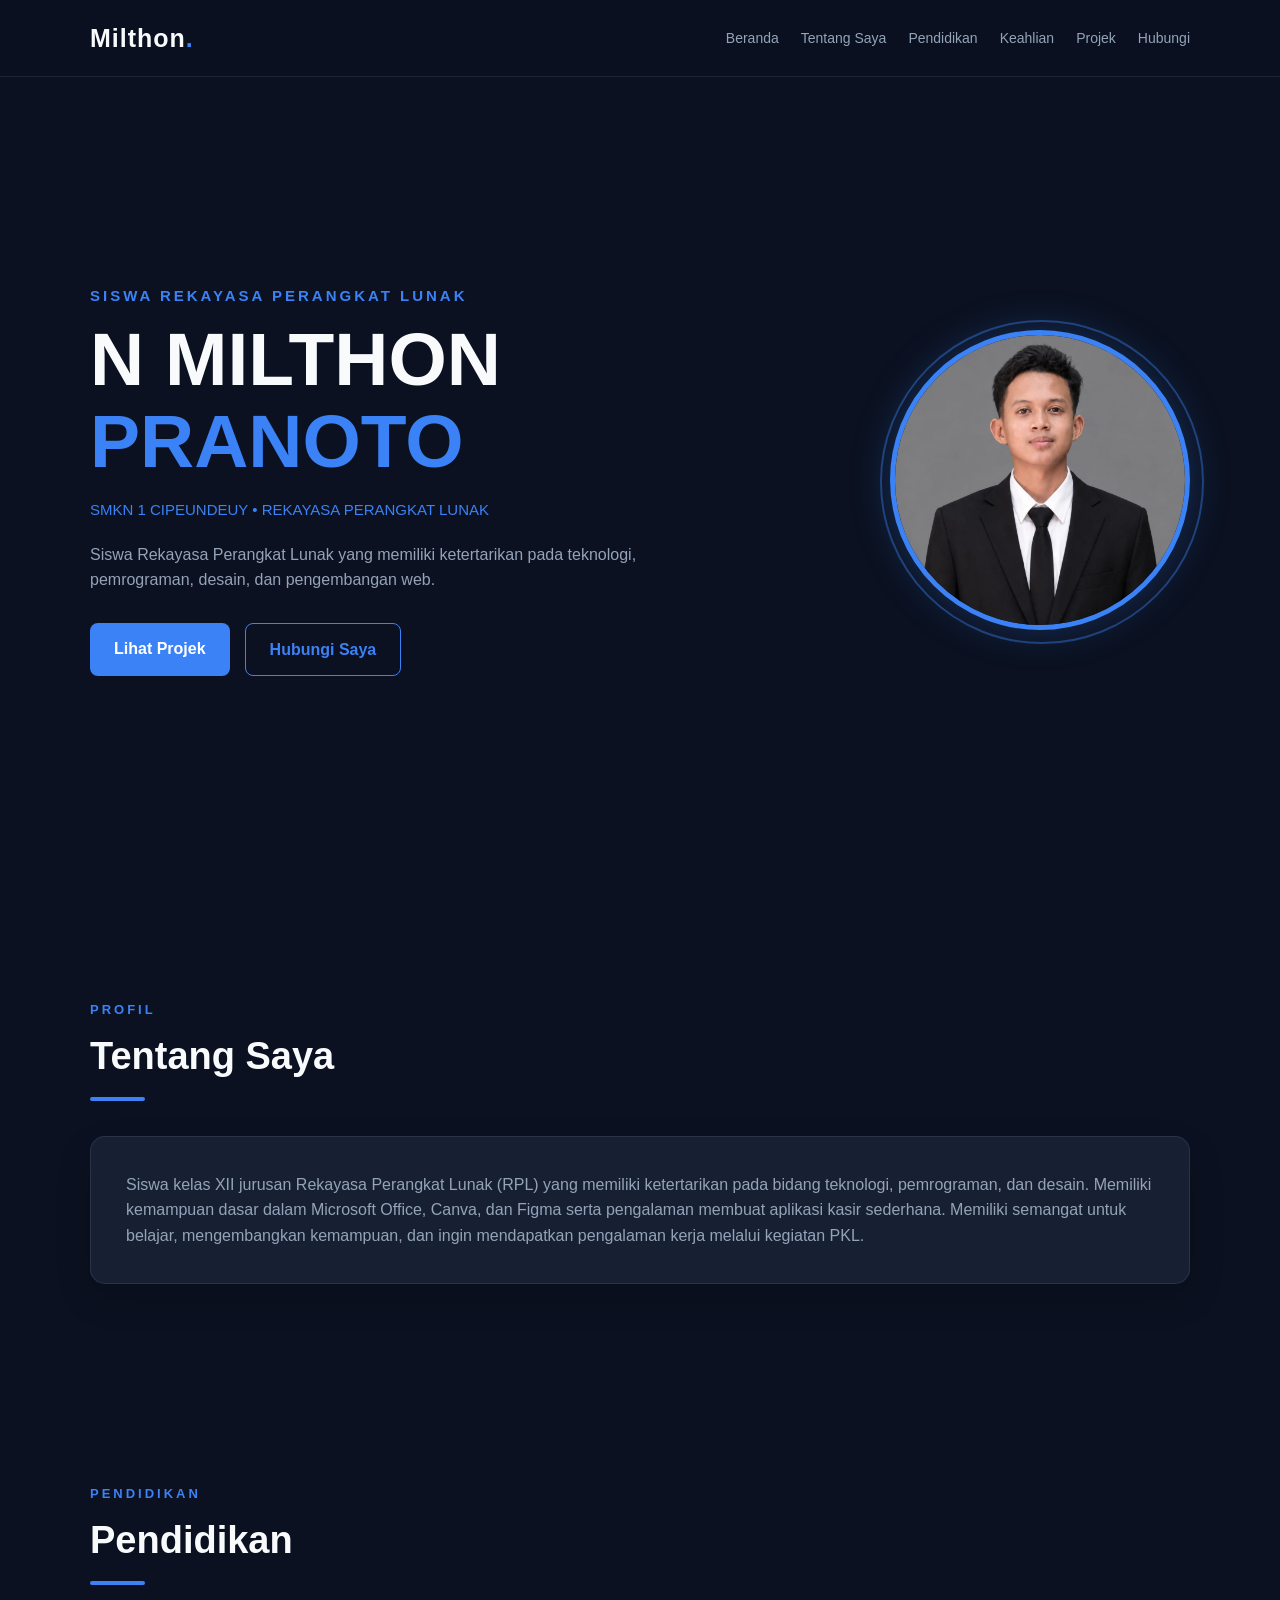
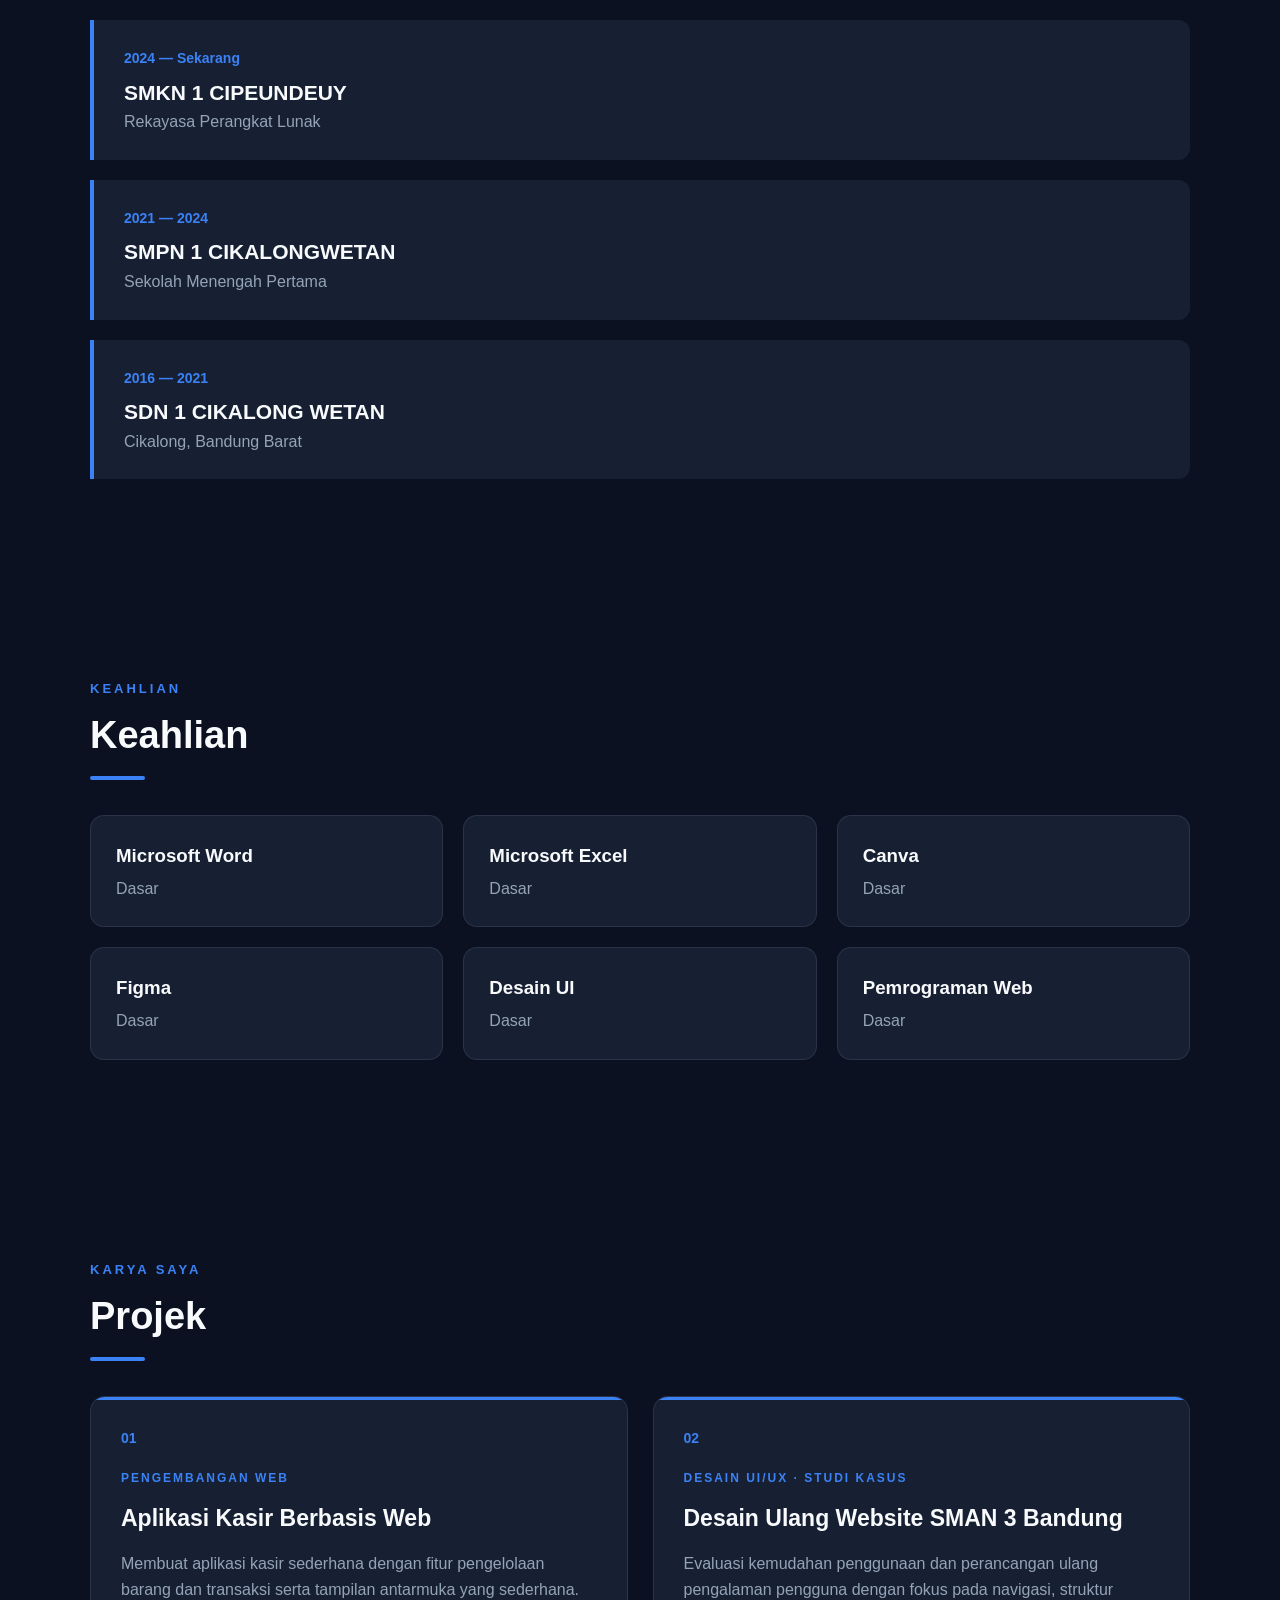
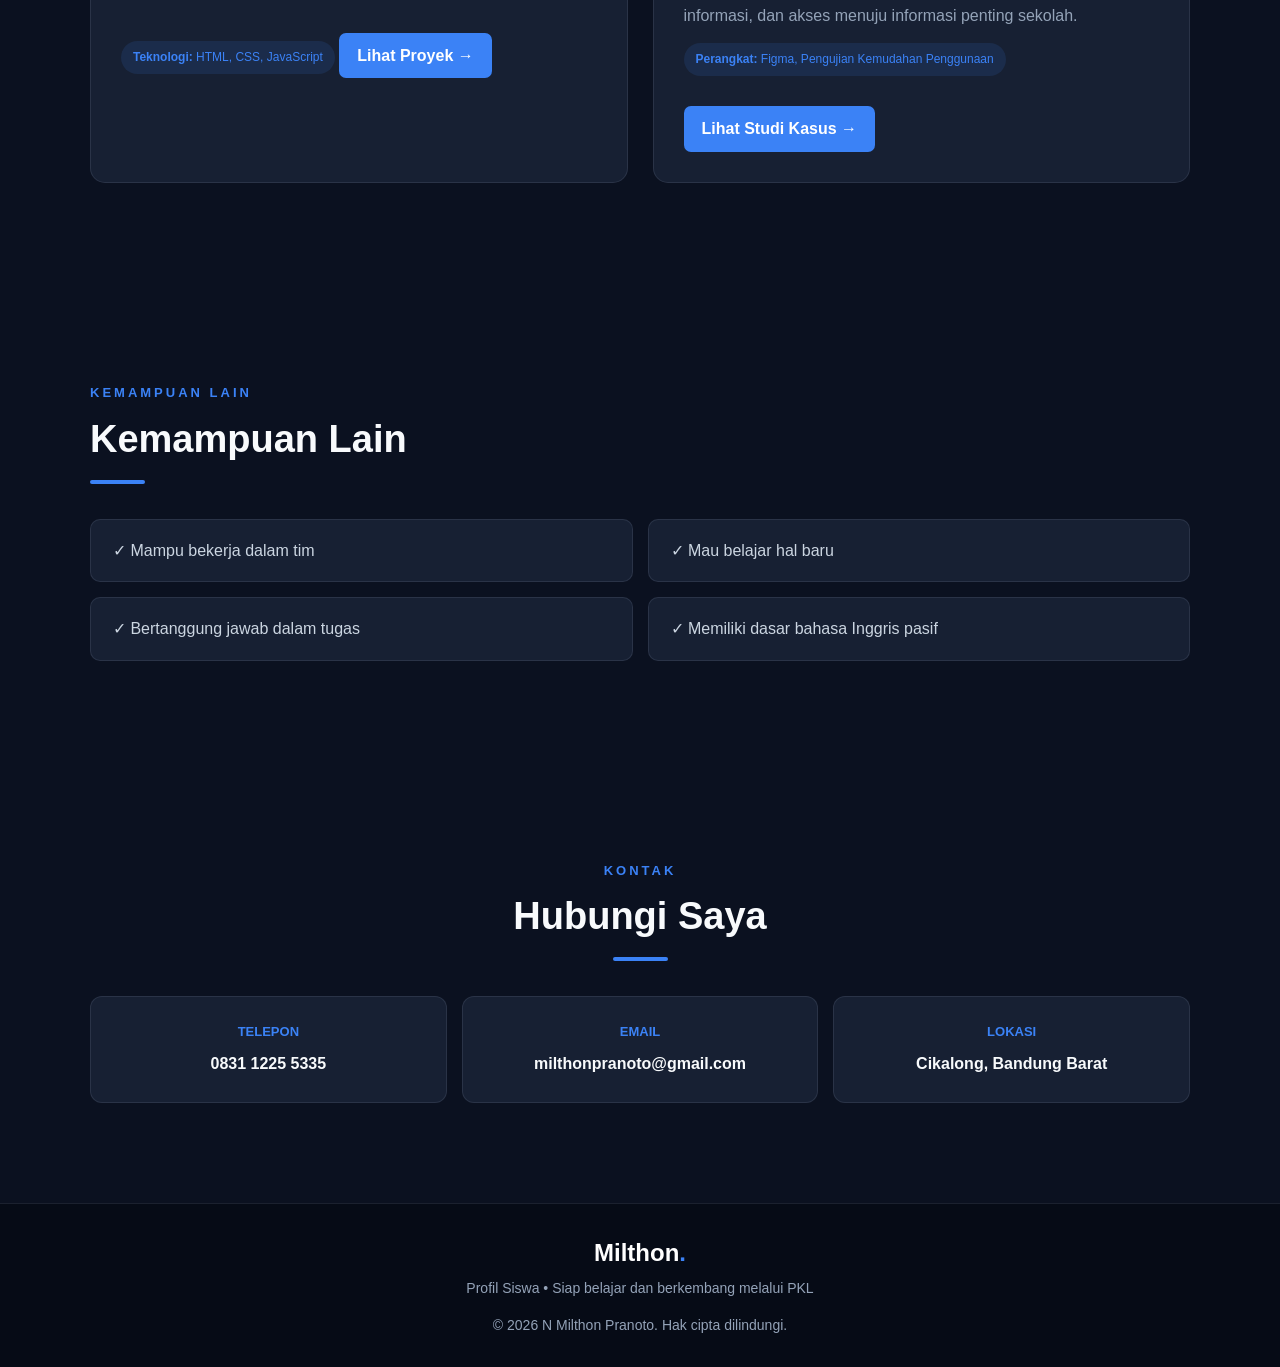
<file: index.html>
<!DOCTYPE html>
<html lang="id">
<head>
    <meta charset="UTF-8">
    <meta name="viewport" content="width=device-width, initial-scale=1.0">
    <meta name="description" content="Portofolio N Milthon Pranoto, siswa Rekayasa Perangkat Lunak SMKN 1 Cipeundeuy.">
    <title>N Milthon Pranoto | Portofolio</title>
    <link rel="stylesheet" href="style.css">
</head>
<body>
    <nav class="navbar">
        <div class="nav-container">
            <a href="#home" class="logo">Milthon<span>.</span></a>
            <button class="menu-btn" onclick="toggleMenu()" aria-label="Buka menu" aria-expanded="false">☰</button>
            <ul class="nav-menu">
                <li><a href="#home">Beranda</a></li>
                <li><a href="#tentang">Tentang Saya</a></li>
                <li><a href="#pendidikan">Pendidikan</a></li>
                <li><a href="#keahlian">Keahlian</a></li>
                <li><a href="#projek">Projek</a></li>
                <li><a href="#hubungi">Hubungi</a></li>
            </ul>
        </div>
    </nav>

    <section id="home" class="hero">
        <div class="hero-content">
            <p class="hero-subtitle">SISWA REKAYASA PERANGKAT LUNAK</p>
            <h1>N MILTHON<br><span>PRANOTO</span></h1>
            <p class="hero-school">SMKN 1 CIPEUNDEUY • REKAYASA PERANGKAT LUNAK</p>
            <p class="hero-description">Siswa Rekayasa Perangkat Lunak yang memiliki ketertarikan pada teknologi, pemrograman, desain, dan pengembangan web.</p>
            <div class="hero-buttons">
                <a href="#projek" class="btn primary">Lihat Projek</a>
                <a href="#hubungi" class="btn secondary">Hubungi Saya</a>
            </div>
        </div>
        <div class="hero-image">
            <img src="milthon.jpg" alt="Foto N Milthon Pranoto">
        </div>
    </section>

    <section id="tentang" class="section">
        <div class="section-title"><p>PROFIL</p><h2>Tentang Saya</h2></div>
        <div class="about-card">
            <p>Siswa kelas XII jurusan Rekayasa Perangkat Lunak (RPL) yang memiliki ketertarikan pada bidang teknologi, pemrograman, dan desain. Memiliki kemampuan dasar dalam Microsoft Office, Canva, dan Figma serta pengalaman membuat aplikasi kasir sederhana. Memiliki semangat untuk belajar, mengembangkan kemampuan, dan ingin mendapatkan pengalaman kerja melalui kegiatan PKL.</p>
        </div>
    </section>

    <section id="pendidikan" class="section">
        <div class="section-title"><p>PENDIDIKAN</p><h2>Pendidikan</h2></div>
        <div class="education-container">
            <div class="education-card"><span class="education-year">2024 — Sekarang</span><h3>SMKN 1 CIPEUNDEUY</h3><p>Rekayasa Perangkat Lunak</p></div>
            <div class="education-card"><span class="education-year">2021 — 2024</span><h3>SMPN 1 CIKALONGWETAN</h3><p>Sekolah Menengah Pertama</p></div>
            <div class="education-card"><span class="education-year">2016 — 2021</span><h3>SDN 1 CIKALONG WETAN</h3><p>Cikalong, Bandung Barat</p></div>
        </div>
    </section>

    <section id="keahlian" class="section">
        <div class="section-title"><p>KEAHLIAN</p><h2>Keahlian</h2></div>
        <div class="skills-grid">
            <div class="skill-card"><h3>Microsoft Word</h3><p>Dasar</p></div>
            <div class="skill-card"><h3>Microsoft Excel</h3><p>Dasar</p></div>
            <div class="skill-card"><h3>Canva</h3><p>Dasar</p></div>
            <div class="skill-card"><h3>Figma</h3><p>Dasar</p></div>
            <div class="skill-card"><h3>Desain UI</h3><p>Dasar</p></div>
            <div class="skill-card"><h3>Pemrograman Web</h3><p>Dasar</p></div>
        </div>
    </section>

    <section id="projek" class="section">
        <div class="section-title"><p>KARYA SAYA</p><h2>Projek</h2></div>
        <div class="projects-grid">
            <article class="project-card">
                <div class="project-number">01</div>
                <div class="project-content">
                    <span class="project-category">PENGEMBANGAN WEB</span>
                    <h3>Aplikasi Kasir Berbasis Web</h3>
                    <p>Membuat aplikasi kasir sederhana dengan fitur pengelolaan barang dan transaksi serta tampilan antarmuka yang sederhana.</p>
                    <p class="technology"><strong>Teknologi:</strong> HTML, CSS, JavaScript</p>
                    <a href="kasir/" class="project-button">Lihat Proyek →</a>
                </div>
            </article>

            <article class="project-card">
                <div class="project-number">02</div>
                <div class="project-content">
                    <span class="project-category">DESAIN UI/UX · STUDI KASUS</span>
                    <h3>Desain Ulang Website SMAN 3 Bandung</h3>
                    <p>Evaluasi kemudahan penggunaan dan perancangan ulang pengalaman pengguna dengan fokus pada navigasi, struktur informasi, dan akses menuju informasi penting sekolah.</p>
                    <p class="technology"><strong>Perangkat:</strong> Figma, Pengujian Kemudahan Penggunaan</p>
                    <a href="sman3/" class="project-button">Lihat Studi Kasus →</a>
                </div>
            </article>
        </div>
    </section>

    <section class="section">
        <div class="section-title"><p>KEMAMPUAN LAIN</p><h2>Kemampuan Lain</h2></div>
        <div class="other-skills">
            <div class="other-skill">✓ Mampu bekerja dalam tim</div>
            <div class="other-skill">✓ Mau belajar hal baru</div>
            <div class="other-skill">✓ Bertanggung jawab dalam tugas</div>
            <div class="other-skill">✓ Memiliki dasar bahasa Inggris pasif</div>
        </div>
    </section>

    <section id="hubungi" class="section contact-section">
        <div class="section-title"><p>KONTAK</p><h2>Hubungi Saya</h2></div>
        <div class="contact-container">
            <div class="contact-card"><span>TELEPON</span><h3>0831 1225 5335</h3></div>
            <div class="contact-card"><span>EMAIL</span><h3>milthonpranoto@gmail.com</h3></div>
            <div class="contact-card"><span>LOKASI</span><h3>Cikalong, Bandung Barat</h3></div>
        </div>
    </section>

    <footer>
        <div class="footer-content">
            <h3>Milthon<span>.</span></h3>
            <p>Profil Siswa • Siap belajar dan berkembang melalui PKL</p>
            <p class="copyright">© 2026 N Milthon Pranoto. Hak cipta dilindungi.</p>
        </div>
    </footer>
    <script src="script.js"></script>
</body>
</html>
</file>
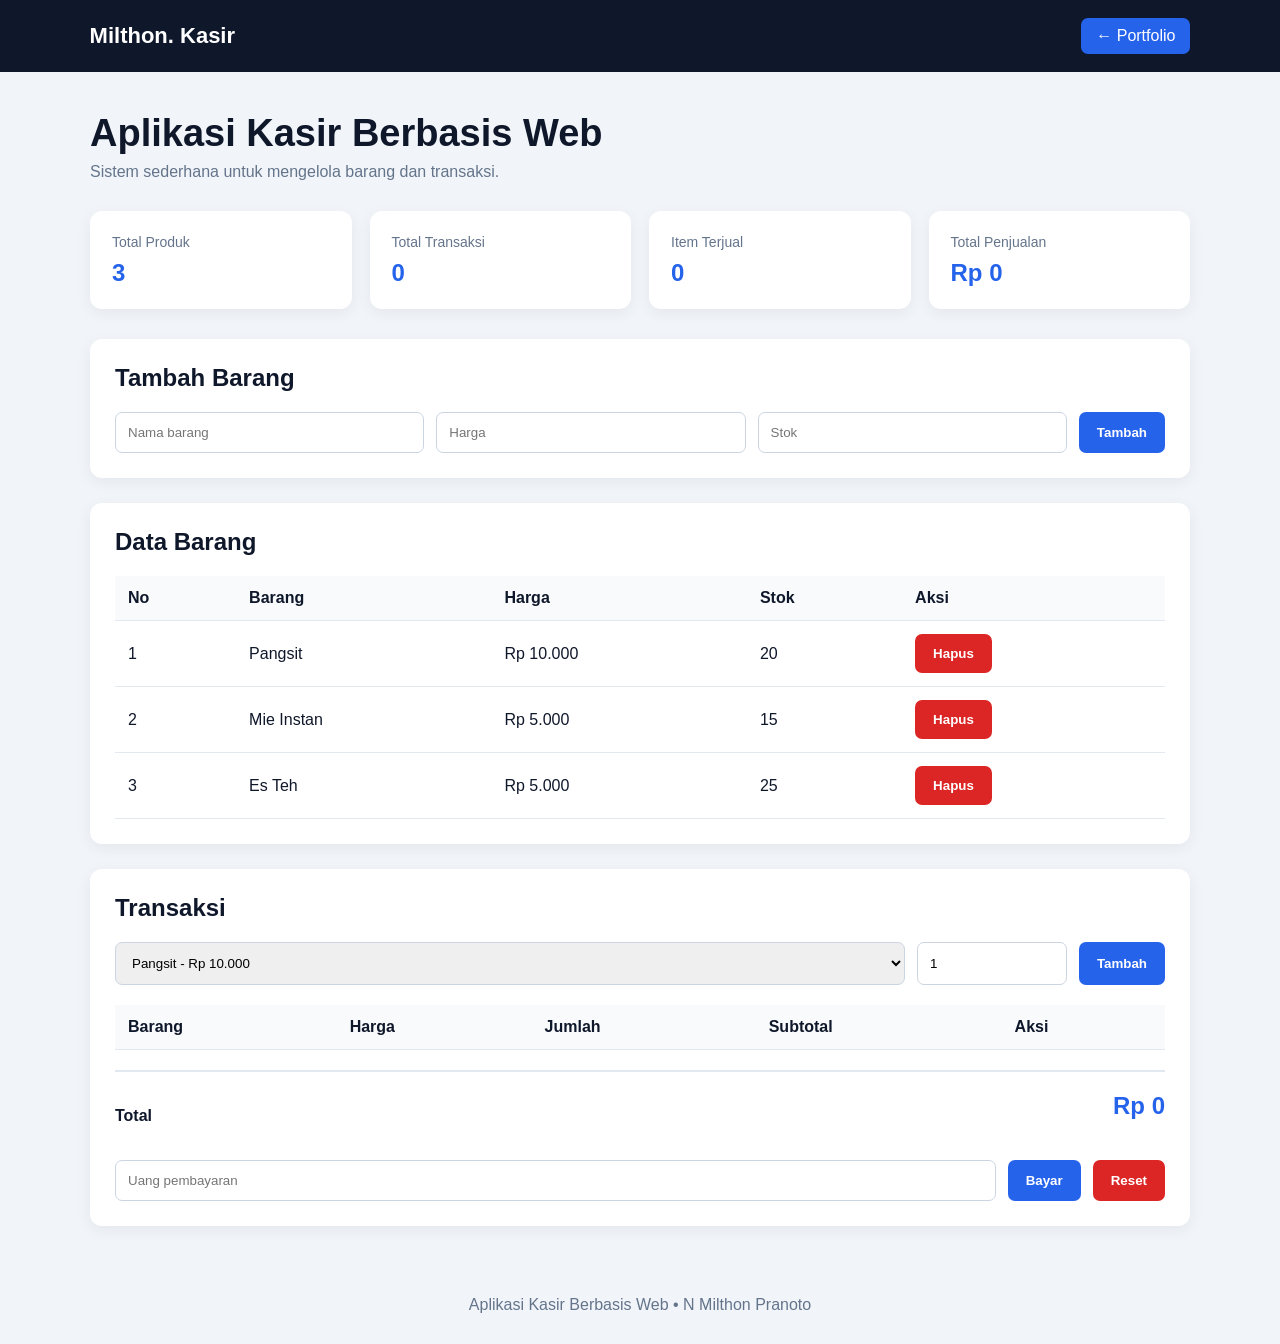
<file: kasir/index.html>
<!DOCTYPE html>
<html lang="id">
<head>

    <meta charset="UTF-8">

    <meta name="viewport"
          content="width=device-width, initial-scale=1.0">

    <title>Aplikasi Kasir Berbasis Web</title>

    <style>

        * {
            margin: 0;
            padding: 0;
            box-sizing: border-box;
        }

        body {
            font-family: Arial, sans-serif;
            background: #f1f5f9;
            color: #0f172a;
        }

        nav {
            background: #0f172a;
            color: white;
            padding: 18px 7%;

            display: flex;
            justify-content: space-between;
            align-items: center;
        }

        nav h2 {
            font-size: 22px;
        }

        nav a {
            color: white;
            text-decoration: none;
            background: #2563eb;
            padding: 9px 15px;
            border-radius: 7px;
        }

        .container {
            width: 90%;
            max-width: 1100px;
            margin: 40px auto;
        }

        .header {
            margin-bottom: 30px;
        }

        .header h1 {
            font-size: 38px;
            margin-bottom: 8px;
        }

        .header p {
            color: #64748b;
        }

        .dashboard {
            display: grid;
            grid-template-columns: repeat(4, 1fr);
            gap: 18px;
            margin-bottom: 30px;
        }

        .card {
            background: white;
            padding: 22px;
            border-radius: 12px;
            box-shadow: 0 4px 15px rgba(0,0,0,0.06);
        }

        .card span {
            color: #64748b;
            font-size: 14px;
        }

        .card h2 {
            margin-top: 8px;
            color: #2563eb;
        }

        .panel {
            background: white;
            padding: 25px;
            border-radius: 12px;
            margin-bottom: 25px;
            box-shadow: 0 4px 15px rgba(0,0,0,0.06);
        }

        .panel h2 {
            margin-bottom: 20px;
        }

        .form {
            display: grid;
            grid-template-columns: 1fr 1fr 1fr auto;
            gap: 12px;
        }

        input,
        select {
            width: 100%;
            padding: 12px;
            border: 1px solid #cbd5e1;
            border-radius: 7px;
            outline: none;
        }

        button {
            border: none;
            background: #2563eb;
            color: white;
            padding: 12px 18px;
            border-radius: 7px;
            cursor: pointer;
            font-weight: bold;
        }

        button:hover {
            background: #1d4ed8;
        }

        .danger {
            background: #dc2626;
        }

        .danger:hover {
            background: #b91c1c;
        }

        table {
            width: 100%;
            border-collapse: collapse;
        }

        th,
        td {
            text-align: left;
            padding: 13px;
            border-bottom: 1px solid #e2e8f0;
        }

        th {
            background: #f8fafc;
        }

        .transaction-form {
            display: grid;
            grid-template-columns: 1fr 150px auto;
            gap: 12px;
            margin-bottom: 20px;
        }

        .total {
            display: flex;
            justify-content: space-between;
            align-items: center;
            margin-top: 20px;
            padding-top: 20px;
            border-top: 2px solid #e2e8f0;
        }

        .total h2 {
            color: #2563eb;
        }

        .payment {
            margin-top: 20px;
            display: flex;
            gap: 12px;
        }

        .result {
            margin-top: 15px;
            padding: 15px;
            background: #eff6ff;
            border-radius: 8px;
            display: none;
        }

        footer {
            text-align: center;
            padding: 30px;
            color: #64748b;
        }

        @media (max-width: 800px) {

            .dashboard {
                grid-template-columns: repeat(2, 1fr);
            }

            .form {
                grid-template-columns: 1fr;
            }

            .transaction-form {
                grid-template-columns: 1fr;
            }

            .payment {
                flex-direction: column;
            }

            table {
                font-size: 13px;
            }

            .header h1 {
                font-size: 30px;
            }
        }

    </style>

</head>

<body>


    <nav>

        <h2>Milthon. Kasir</h2>

        <a href="../index.html">
            ← Portfolio
        </a>

    </nav>


    <main class="container">

        <div class="header">

            <h1>
                Aplikasi Kasir Berbasis Web
            </h1>

            <p>
                Sistem sederhana untuk mengelola barang dan transaksi.
            </p>

        </div>


        <!-- DASHBOARD -->

        <div class="dashboard">

            <div class="card">
                <span>Total Produk</span>
                <h2 id="totalProduk">0</h2>
            </div>

            <div class="card">
                <span>Total Transaksi</span>
                <h2 id="totalTransaksi">0</h2>
            </div>

            <div class="card">
                <span>Item Terjual</span>
                <h2 id="totalItem">0</h2>
            </div>

            <div class="card">
                <span>Total Penjualan</span>
                <h2 id="totalPenjualan">Rp 0</h2>
            </div>

        </div>


        <!-- TAMBAH BARANG -->

        <div class="panel">

            <h2>Tambah Barang</h2>

            <div class="form">

                <input
                    type="text"
                    id="namaBarang"
                    placeholder="Nama barang"
                >

                <input
                    type="number"
                    id="hargaBarang"
                    placeholder="Harga"
                >

                <input
                    type="number"
                    id="stokBarang"
                    placeholder="Stok"
                >

                <button onclick="tambahBarang()">
                    Tambah
                </button>

            </div>

        </div>


        <!-- DATA BARANG -->

        <div class="panel">

            <h2>Data Barang</h2>

            <table>

                <thead>

                    <tr>
                        <th>No</th>
                        <th>Barang</th>
                        <th>Harga</th>
                        <th>Stok</th>
                        <th>Aksi</th>
                    </tr>

                </thead>

                <tbody id="tabelBarang"></tbody>

            </table>

        </div>


        <!-- TRANSAKSI -->

        <div class="panel">

            <h2>Transaksi</h2>

            <div class="transaction-form">

                <select id="pilihBarang"></select>

                <input
                    type="number"
                    id="jumlahBarang"
                    value="1"
                    min="1"
                >

                <button onclick="tambahKeranjang()">
                    Tambah
                </button>

            </div>


            <table>

                <thead>

                    <tr>
                        <th>Barang</th>
                        <th>Harga</th>
                        <th>Jumlah</th>
                        <th>Subtotal</th>
                        <th>Aksi</th>
                    </tr>

                </thead>

                <tbody id="tabelKeranjang"></tbody>

            </table>


            <div class="total">

                <strong>Total</strong>

                <h2 id="totalBelanja">
                    Rp 0
                </h2>

            </div>


            <div class="payment">

                <input
                    type="number"
                    id="uangBayar"
                    placeholder="Uang pembayaran"
                >

                <button onclick="bayar()">
                    Bayar
                </button>

                <button
                    class="danger"
                    onclick="resetKeranjang()"
                >
                    Reset
                </button>

            </div>


            <div
                class="result"
                id="hasilPembayaran"
            ></div>

        </div>

    </main>


    <footer>

        Aplikasi Kasir Berbasis Web • N Milthon Pranoto

    </footer>


    <script>

        let barang = [
            {
                nama: "Pangsit",
                harga: 10000,
                stok: 20
            },
            {
                nama: "Mie Instan",
                harga: 5000,
                stok: 15
            },
            {
                nama: "Es Teh",
                harga: 5000,
                stok: 25
            }
        ];

        let keranjang = [];

        let transaksi = 0;
        let itemTerjual = 0;
        let totalPenjualan = 0;


        function formatRupiah(angka) {

            return "Rp " + angka.toLocaleString("id-ID");

        }


        function tampilkanBarang() {

            const tabel =
                document.getElementById("tabelBarang");

            tabel.innerHTML = "";

            barang.forEach((item, index) => {

                tabel.innerHTML += `

                    <tr>

                        <td>${index + 1}</td>

                        <td>${item.nama}</td>

                        <td>${formatRupiah(item.harga)}</td>

                        <td>${item.stok}</td>

                        <td>

                            <button
                                class="danger"
                                onclick="hapusBarang(${index})"
                            >
                                Hapus
                            </button>

                        </td>

                    </tr>

                `;

            });

            updateSelect();
            updateDashboard();

        }


        function tambahBarang() {

            const nama =
                document.getElementById("namaBarang").value;

            const harga =
                Number(document.getElementById("hargaBarang").value);

            const stok =
                Number(document.getElementById("stokBarang").value);


            if (!nama || harga <= 0 || stok <= 0) {

                alert("Lengkapi data barang.");

                return;

            }


            barang.push({

                nama: nama,
                harga: harga,
                stok: stok

            });


            document.getElementById("namaBarang").value = "";
            document.getElementById("hargaBarang").value = "";
            document.getElementById("stokBarang").value = "";


            tampilkanBarang();

        }


        function hapusBarang(index) {

            barang.splice(index, 1);

            tampilkanBarang();

        }


        function updateSelect() {

            const select =
                document.getElementById("pilihBarang");

            select.innerHTML = "";

            barang.forEach((item, index) => {

                select.innerHTML += `

                    <option value="${index}">
                        ${item.nama} - ${formatRupiah(item.harga)}
                    </option>

                `;

            });

        }


        function tambahKeranjang() {

            const index =
                Number(document.getElementById("pilihBarang").value);

            const jumlah =
                Number(document.getElementById("jumlahBarang").value);


            if (!barang[index]) {

                alert("Pilih barang.");

                return;

            }


            if (jumlah <= 0) {

                alert("Jumlah tidak valid.");

                return;

            }


            if (jumlah > barang[index].stok) {

                alert("Stok tidak cukup.");

                return;

            }


            const existing =
                keranjang.find(item => item.index === index);


            if (existing) {

                if (
                    existing.jumlah + jumlah >
                    barang[index].stok
                ) {

                    alert("Stok tidak cukup.");

                    return;

                }

                existing.jumlah += jumlah;

            } else {

                keranjang.push({

                    index: index,
                    jumlah: jumlah

                });

            }


            tampilkanKeranjang();

        }


        function tampilkanKeranjang() {

            const tabel =
                document.getElementById("tabelKeranjang");

            tabel.innerHTML = "";

            let total = 0;


            keranjang.forEach((item, index) => {

                const produk =
                    barang[item.index];

                const subtotal =
                    produk.harga * item.jumlah;

                total += subtotal;


                tabel.innerHTML += `

                    <tr>

                        <td>${produk.nama}</td>

                        <td>${formatRupiah(produk.harga)}</td>

                        <td>${item.jumlah}</td>

                        <td>${formatRupiah(subtotal)}</td>

                        <td>

                            <button
                                class="danger"
                                onclick="hapusKeranjang(${index})"
                            >
                                Hapus
                            </button>

                        </td>

                    </tr>

                `;

            });


            document.getElementById("totalBelanja").innerText =
                formatRupiah(total);

        }


        function hapusKeranjang(index) {

            keranjang.splice(index, 1);

            tampilkanKeranjang();

        }


        function bayar() {

            let total = 0;


            keranjang.forEach(item => {

                const produk =
                    barang[item.index];

                total +=
                    produk.harga * item.jumlah;

            });


            if (total === 0) {

                alert("Keranjang masih kosong.");

                return;

            }


            const uang =
                Number(document.getElementById("uangBayar").value);


            if (uang < total) {

                alert("Uang pembayaran kurang.");

                return;

            }


            const kembalian =
                uang - total;


            keranjang.forEach(item => {

                barang[item.index].stok -= item.jumlah;

                itemTerjual += item.jumlah;

            });


            transaksi++;

            totalPenjualan += total;


            document.getElementById(
                "hasilPembayaran"
            ).style.display = "block";


            document.getElementById(
                "hasilPembayaran"
            ).innerHTML = `

                <strong>Transaksi berhasil!</strong><br>
                Total: ${formatRupiah(total)}<br>
                Bayar: ${formatRupiah(uang)}<br>
                Kembalian: ${formatRupiah(kembalian)}

            `;


            keranjang = [];

            document.getElementById("uangBayar").value = "";

            tampilkanBarang();
            tampilkanKeranjang();
            updateDashboard();

        }


        function resetKeranjang() {

            keranjang = [];

            tampilkanKeranjang();

            document.getElementById(
                "hasilPembayaran"
            ).style.display = "none";

        }


        function updateDashboard() {

            document.getElementById(
                "totalProduk"
            ).innerText = barang.length;


            document.getElementById(
                "totalTransaksi"
            ).innerText = transaksi;


            document.getElementById(
                "totalItem"
            ).innerText = itemTerjual;


            document.getElementById(
                "totalPenjualan"
            ).innerText = formatRupiah(totalPenjualan);

        }


        tampilkanBarang();
        tampilkanKeranjang();

    </script>

</body>
</html>
</file>
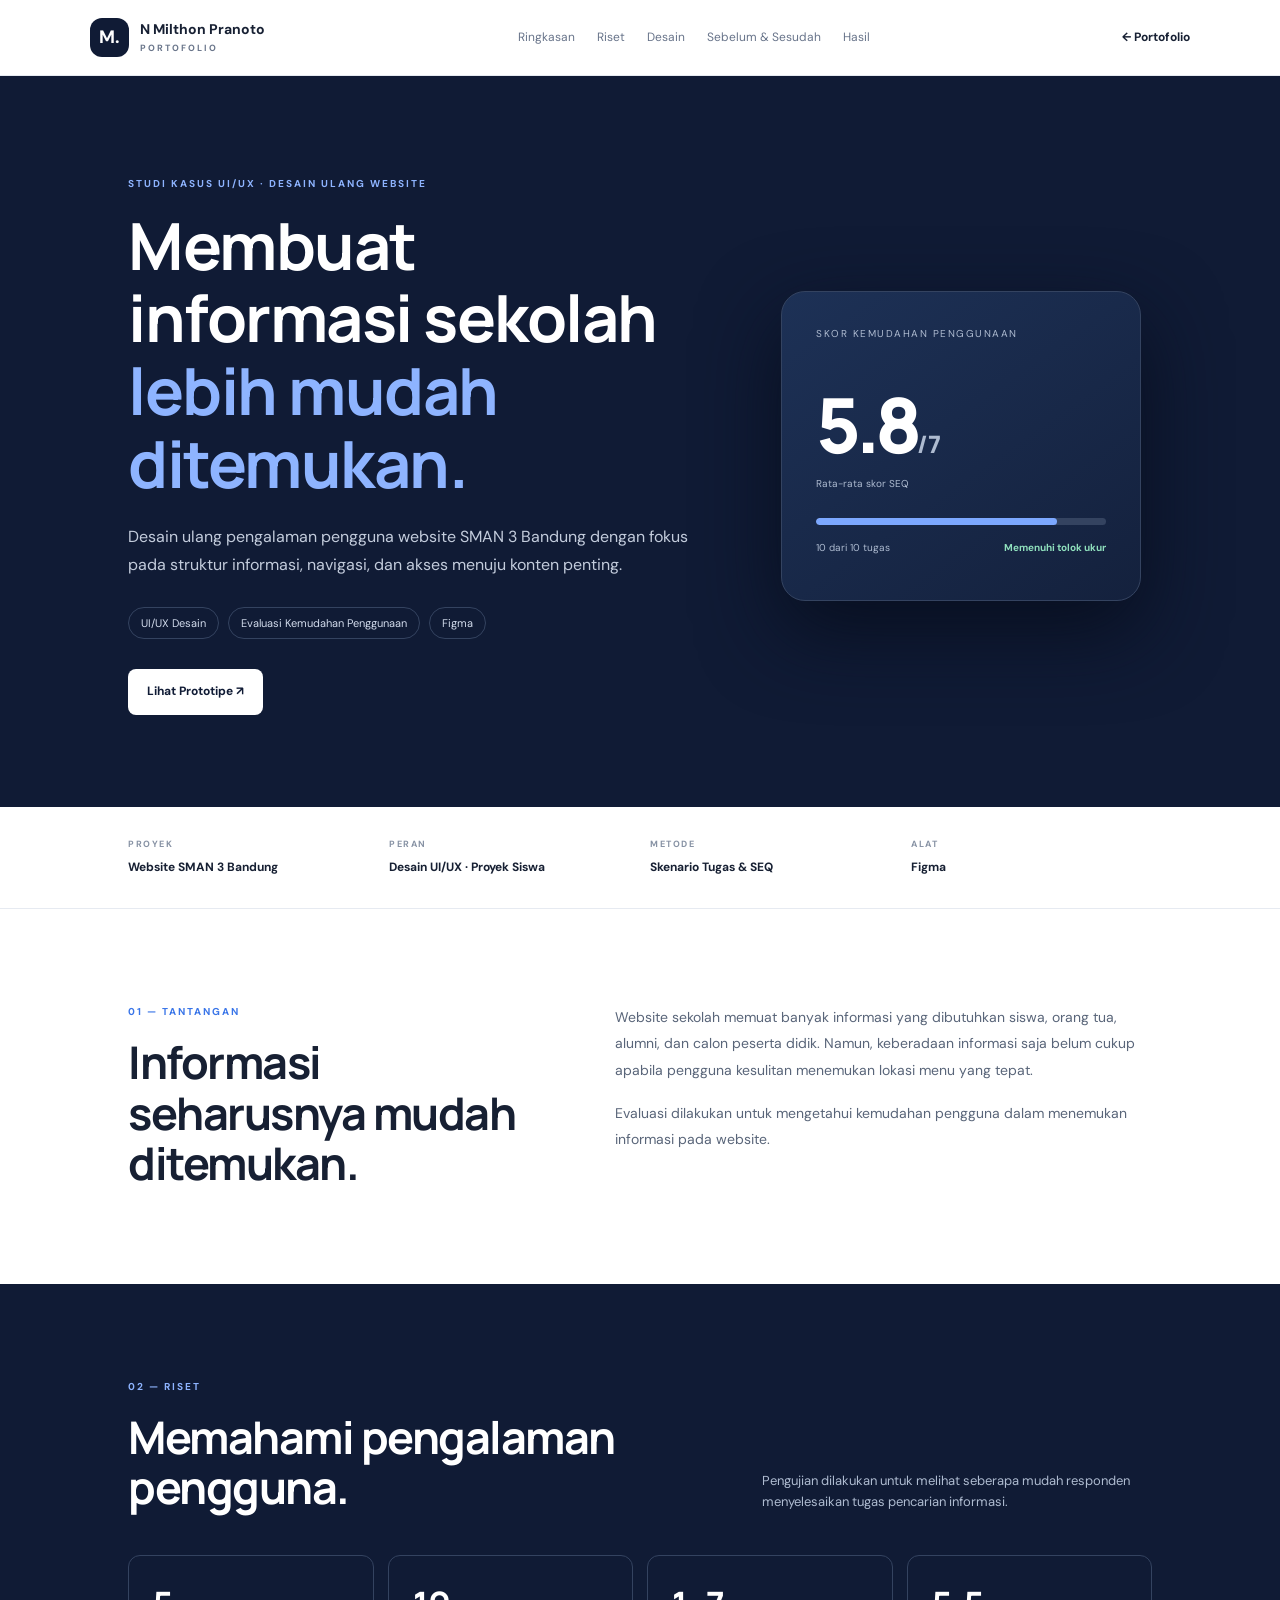
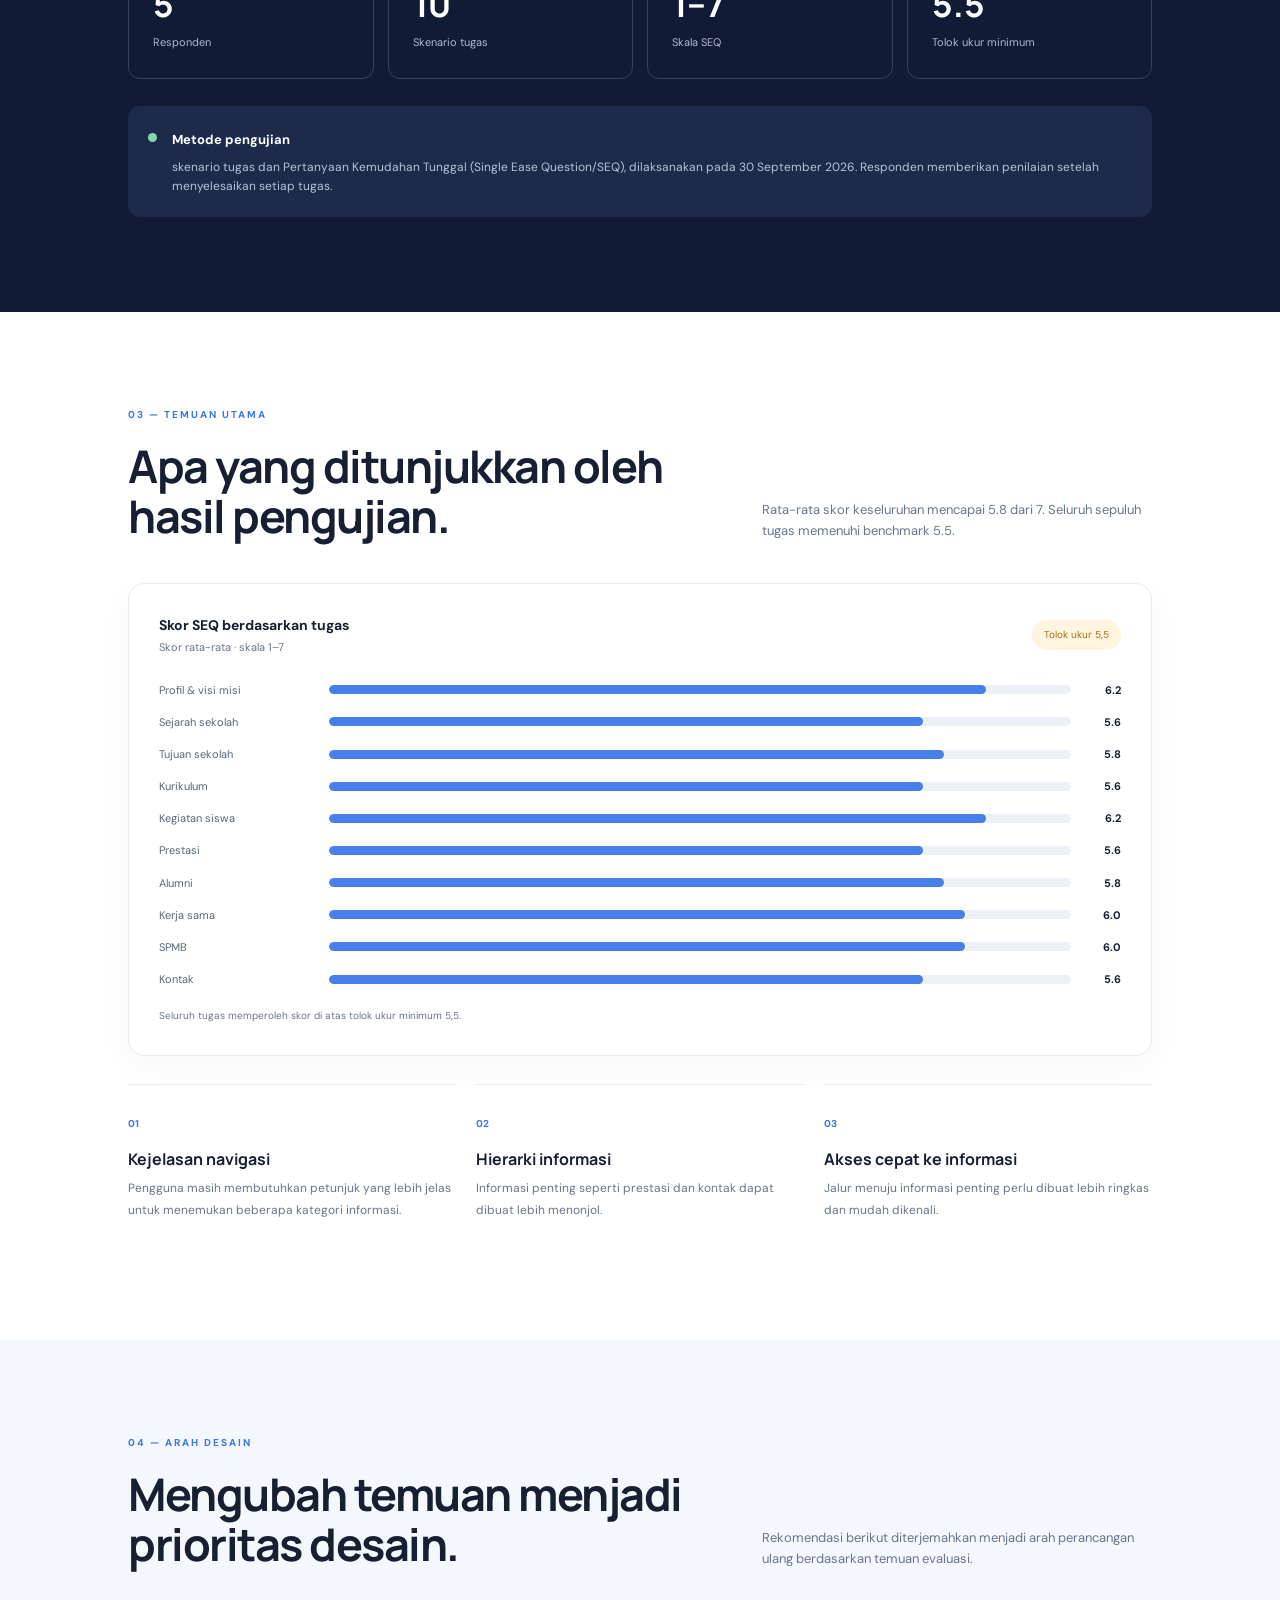
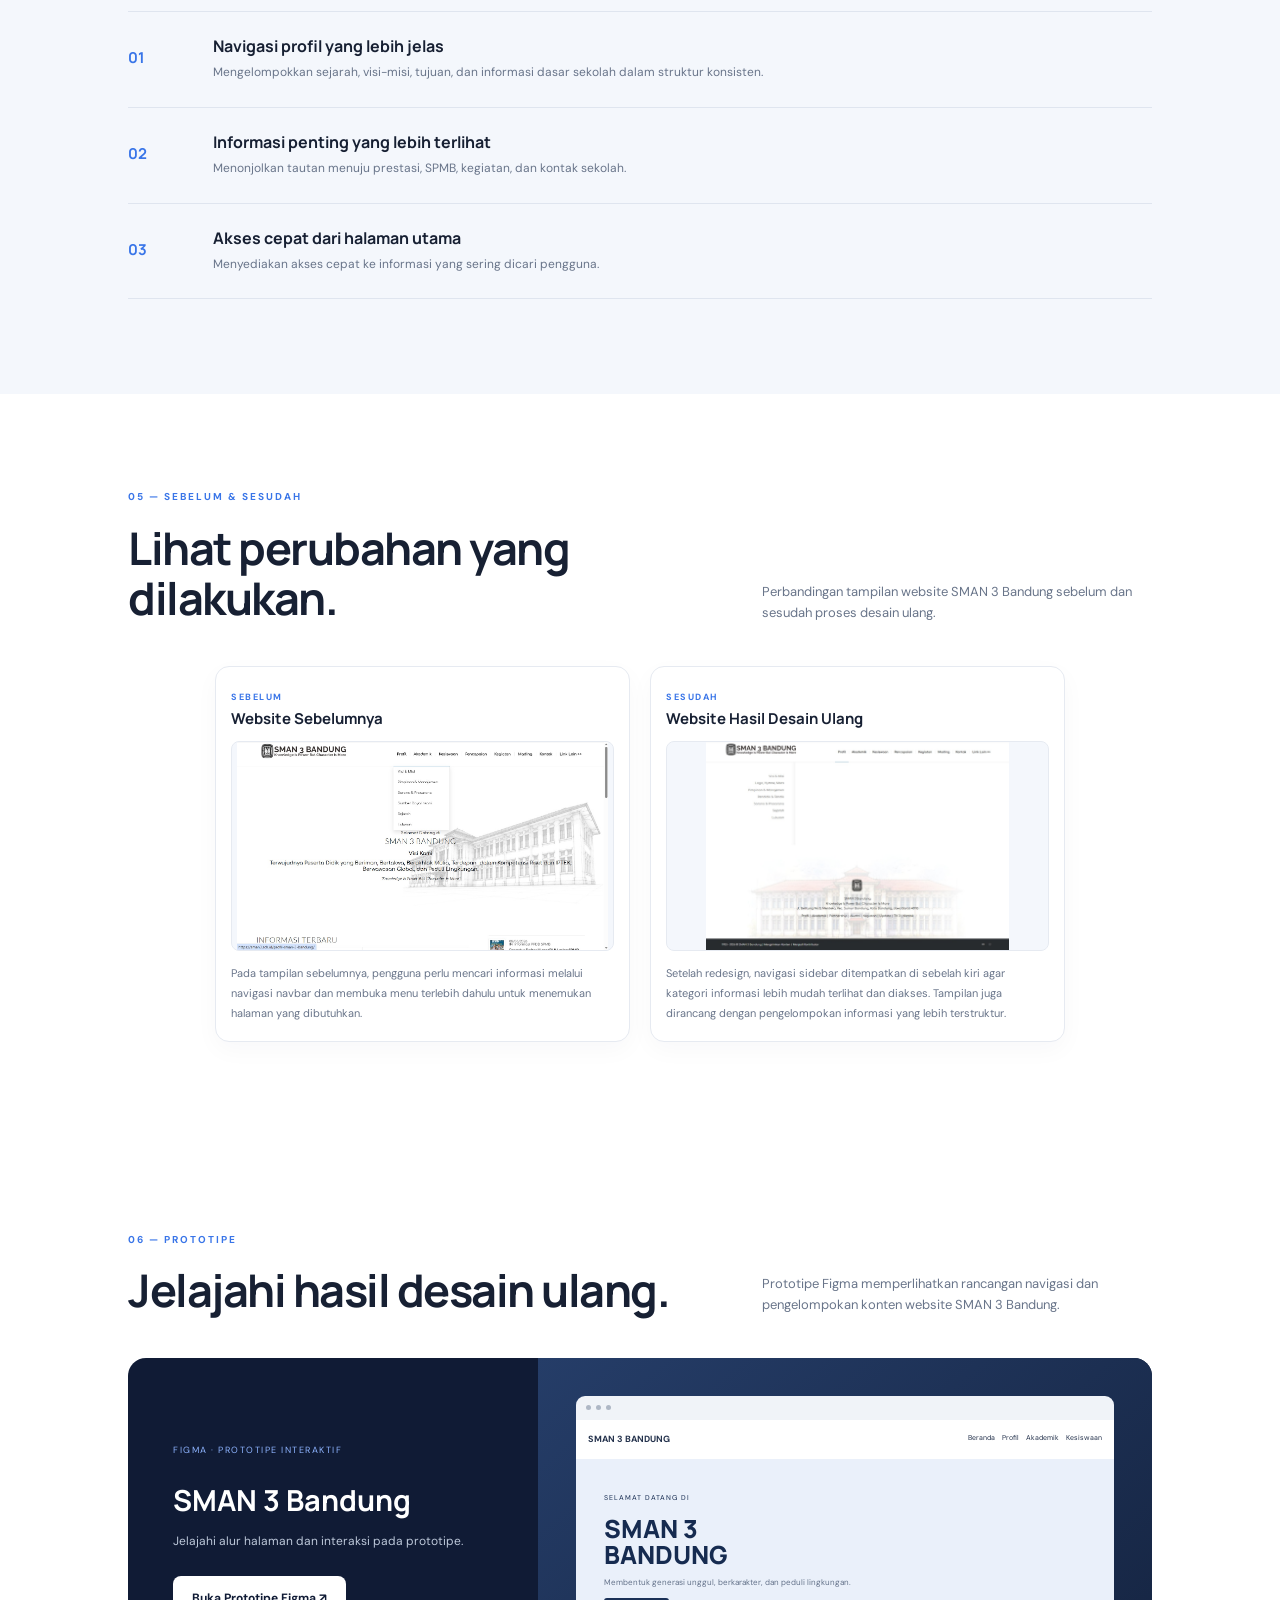
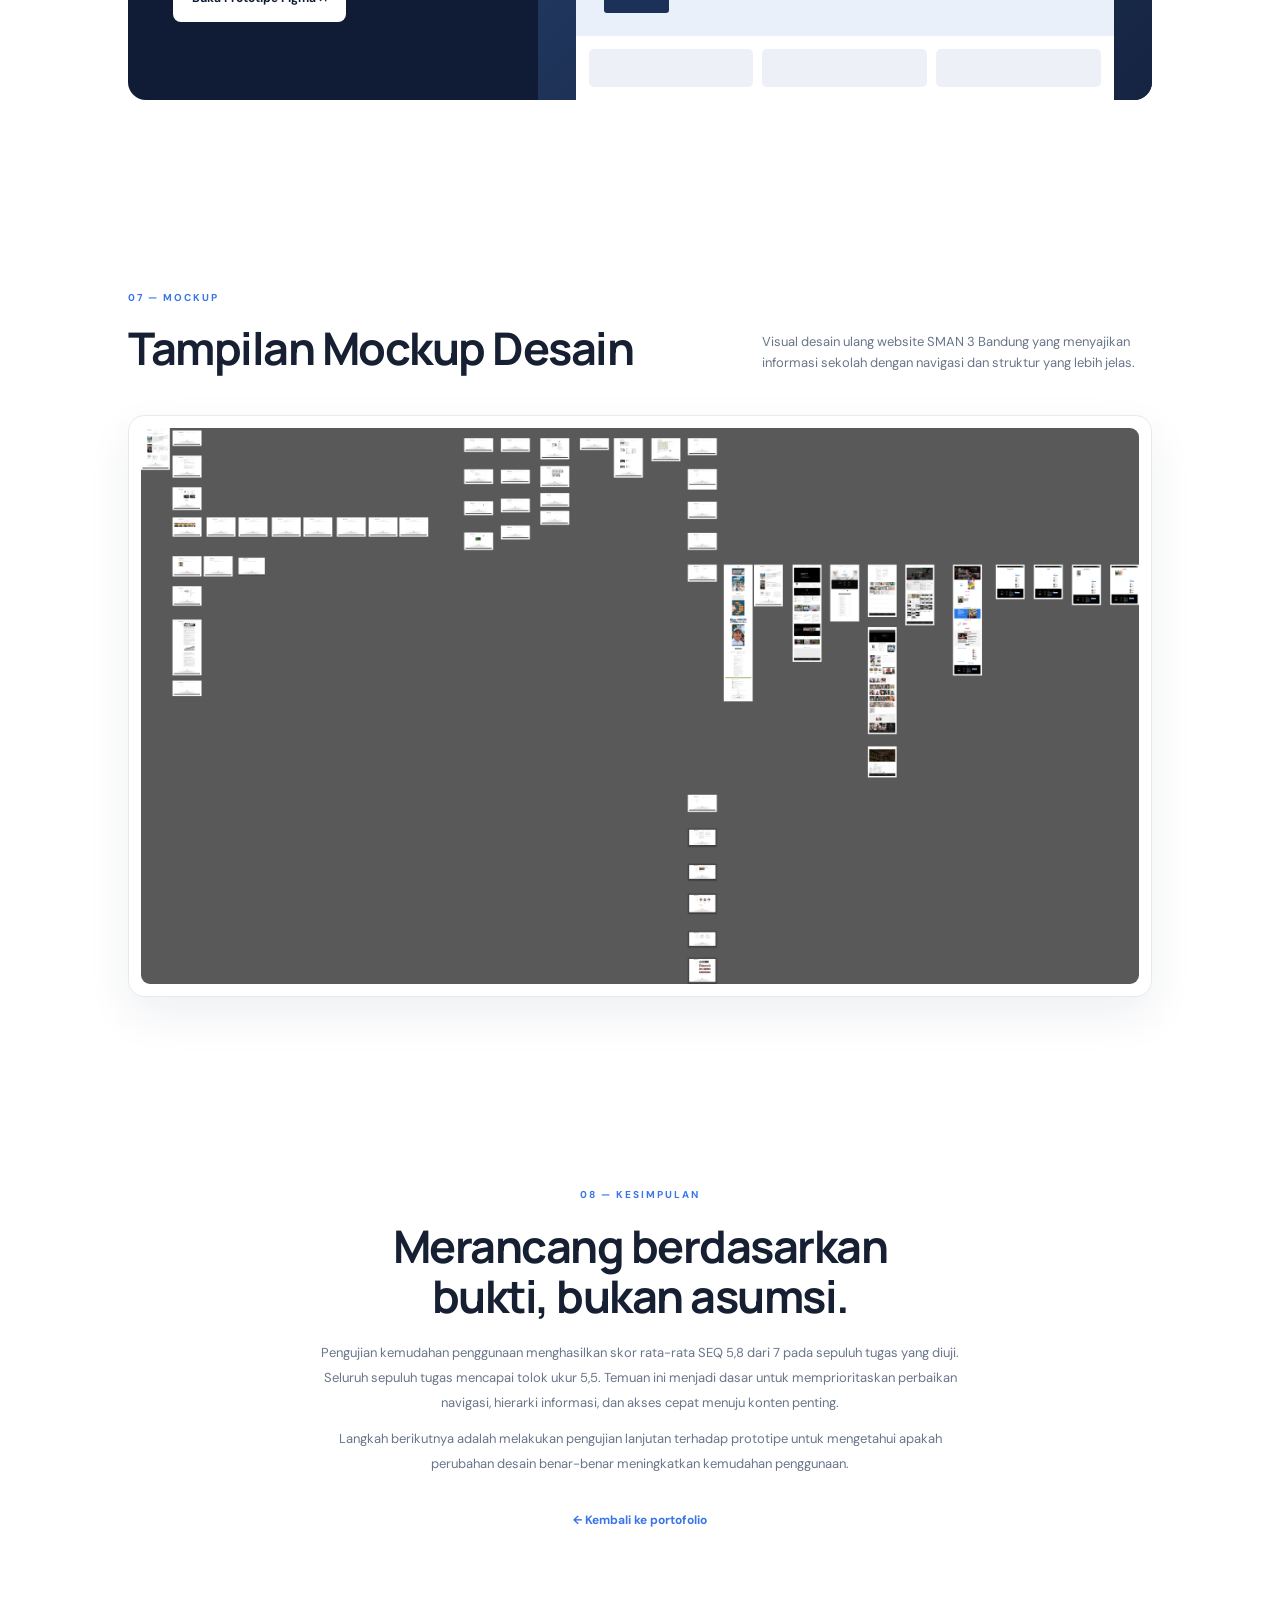
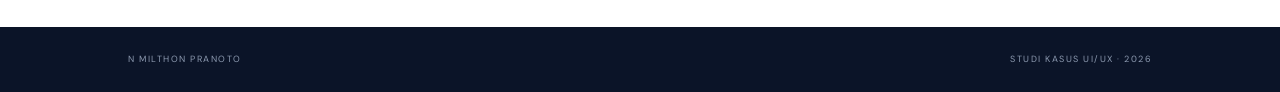
<file: sman3/index.html>
<!DOCTYPE html>
<html lang="id">
<head>
  <meta charset="UTF-8">
  <meta name="viewport" content="width=device-width, initial-scale=1.0">
  <title>Desain Ulang SMAN 3 Bandung | N Milthon Pranoto</title>
  <link rel="stylesheet" href="style.css">
</head>
<body>

<header class="topbar">
  <a class="brand" href="../index.html">
    <span class="brand-mark">M.</span>
    <span>N Milthon Pranoto<small>PORTOFOLIO</small></span>
  </a>

  <nav class="topnav">
    <a href="#overview">Ringkasan</a>
    <a href="#research">Riset</a>
    <a href="#design">Desain</a>
    <a href="#comparison">Sebelum & Sesudah</a>
    <a href="#results">Hasil</a>
  </nav>

  <a class="back-link" href="../index.html">← Portofolio</a>
</header>

<main>

<!-- HERO -->
<section class="hero" id="overview">
  <div class="hero-copy">
    <p class="eyebrow">STUDI KASUS UI/UX · DESAIN ULANG WEBSITE</p>

    <h1>Membuat informasi sekolah <em>lebih mudah ditemukan.</em></h1>

    <p class="lead">
      Desain ulang pengalaman pengguna website SMAN 3 Bandung
      dengan fokus pada struktur informasi, navigasi,
      dan akses menuju konten penting.
    </p>

    <div class="hero-tags">
      <span>UI/UX Desain</span>
      <span>Evaluasi Kemudahan Penggunaan</span>
      <span>Figma</span>
    </div>

    <a class="button primary"
       href="https://www.figma.com/proto/lA8UvEjwAYinh7u8B681QA/Untitled?node-id=27-2&p=f&t=8WklJ71hZsNIp5C0-1&scaling=min-zoom&content-scaling=fixed&page-id=25%3A2&starting-point-node-id=33%3A680"
       target="_blank" rel="noopener noreferrer">
       Lihat Prototipe ↗
    </a>
  </div>

  <div class="hero-art">
    <div class="floating-label">SKOR KEMUDAHAN PENGGUNAAN</div>
    <div class="score">5.8<span>/7</span></div>
    <div class="score-caption">Rata-rata skor SEQ</div>
    <div class="score-line"><span></span></div>
    <div class="score-foot">
      <span>10 dari 10 tugas</span>
      <strong>Memenuhi tolok ukur</strong>
    </div>
  </div>
</section>

<!-- PROYEK INFORMATION -->
<section class="meta-grid">
  <div>
    <span class="meta-label">PROYEK</span>
    <strong>Website SMAN 3 Bandung</strong>
  </div>

  <div>
    <span class="meta-label">PERAN</span>
    <strong>Desain UI/UX · Proyek Siswa</strong>
  </div>

  <div>
    <span class="meta-label">METODE</span>
    <strong>Skenario Tugas & SEQ</strong>
  </div>

  <div>
    <span class="meta-label">ALAT</span>
    <strong>Figma</strong>
  </div>
</section>

<!-- CHALLENGE -->
<section class="section two-col">
  <div>
    <p class="eyebrow">01 — TANTANGAN</p>
    <h2>Informasi seharusnya mudah ditemukan.</h2>
  </div>

  <div class="prose">
    <p>
      Website sekolah memuat banyak informasi yang dibutuhkan
      siswa, orang tua, alumni, dan calon peserta didik.
      Namun, keberadaan informasi saja belum cukup apabila
      pengguna kesulitan menemukan lokasi menu yang tepat.
    </p>

    <p>
      Evaluasi dilakukan untuk mengetahui kemudahan pengguna
      dalam menemukan informasi pada website.
    </p>
  </div>
</section>

<!-- RESEARCH -->
<section class="section dark-section" id="research">
  <div class="section-heading">
    <div>
      <p class="eyebrow">02 — RISET</p>
      <h2>Memahami pengalaman pengguna.</h2>
    </div>

    <p>
      Pengujian dilakukan untuk melihat seberapa mudah
      responden menyelesaikan tugas pencarian informasi.
    </p>
  </div>

  <div class="research-stats">
    <div class="stat-box">
      <strong>5</strong>
      <span>Responden</span>
    </div>

    <div class="stat-box">
      <strong>10</strong>
      <span>Skenario tugas</span>
    </div>

    <div class="stat-box">
      <strong>1–7</strong>
      <span>Skala SEQ</span>
    </div>

    <div class="stat-box">
      <strong>5.5</strong>
      <span>Tolok ukur minimum</span>
    </div>
  </div>

  <div class="method-note">
    <span class="dot"></span>

    <div>
      <strong>Metode pengujian</strong>
      <p>
        skenario tugas dan Pertanyaan Kemudahan Tunggal
        (Single Ease Question/SEQ),
        dilaksanakan pada 30 September 2026.
        Responden memberikan penilaian setelah
        menyelesaikan setiap tugas.
      </p>
    </div>
  </div>
</section>

<!-- KEY FINDINGS -->
<section class="section">
  <div class="section-heading">
    <div>
      <p class="eyebrow">03 — TEMUAN UTAMA</p>
      <h2>Apa yang ditunjukkan oleh hasil pengujian.</h2>
    </div>

    <p>
      Rata-rata skor keseluruhan mencapai 5.8 dari 7.
      Seluruh sepuluh tugas memenuhi benchmark 5.5.
    </p>
  </div>

  <div class="chart-card">
    <div class="chart-title">
      <div>
        <strong>Skor SEQ berdasarkan tugas</strong>
        <span>Skor rata-rata · skala 1–7</span>
      </div>

      <span class="benchmark">Tolok ukur 5,5</span>
    </div>

    <div class="chart">
      <div class="chart-row">
        <label>Profil & visi misi</label>
        <div class="track"><i style="width:88.6%"></i></div>
        <b>6.2</b>
      </div>

      <div class="chart-row">
        <label>Sejarah sekolah</label>
        <div class="track"><i style="width:80%"></i></div>
        <b>5.6</b>
      </div>

      <div class="chart-row">
        <label>Tujuan sekolah</label>
        <div class="track"><i style="width:82.9%"></i></div>
        <b>5.8</b>
      </div>

      <div class="chart-row">
        <label>Kurikulum</label>
        <div class="track"><i style="width:80%"></i></div>
        <b>5.6</b>
      </div>

      <div class="chart-row">
        <label>Kegiatan siswa</label>
        <div class="track"><i style="width:88.6%"></i></div>
        <b>6.2</b>
      </div>

      <div class="chart-row">
        <label>Prestasi</label>
        <div class="track"><i style="width:80%"></i></div>
        <b>5.6</b>
      </div>

      <div class="chart-row">
        <label>Alumni</label>
        <div class="track"><i style="width:82.9%"></i></div>
        <b>5.8</b>
      </div>

      <div class="chart-row">
        <label>Kerja sama</label>
        <div class="track"><i style="width:85.7%"></i></div>
        <b>6.0</b>
      </div>

      <div class="chart-row">
        <label>SPMB</label>
        <div class="track"><i style="width:85.7%"></i></div>
        <b>6.0</b>
      </div>

      <div class="chart-row">
        <label>Kontak</label>
        <div class="track"><i style="width:80%"></i></div>
        <b>5.6</b>
      </div>
    </div>

    <p class="chart-foot">
      Seluruh tugas memperoleh skor di atas tolok ukur minimum 5,5.
    </p>
  </div>

  <div class="finding-grid">
    <article class="finding">
      <span class="finding-number">01</span>
      <h3>Kejelasan navigasi</h3>
      <p>
        Pengguna masih membutuhkan petunjuk yang lebih jelas
        untuk menemukan beberapa kategori informasi.
      </p>
    </article>

    <article class="finding">
      <span class="finding-number">02</span>
      <h3>Hierarki informasi</h3>
      <p>
        Informasi penting seperti prestasi dan kontak
        dapat dibuat lebih menonjol.
      </p>
    </article>

    <article class="finding">
      <span class="finding-number">03</span>
      <h3>Akses cepat ke informasi</h3>
      <p>
        Jalur menuju informasi penting perlu dibuat
        lebih ringkas dan mudah dikenali.
      </p>
    </article>
  </div>
</section>

<!-- DESIGN DIRECTION -->
<section class="section pale-section" id="design">
  <div class="section-heading">
    <div>
      <p class="eyebrow">04 — ARAH DESAIN</p>
      <h2>Mengubah temuan menjadi prioritas desain.</h2>
    </div>

    <p>
      Rekomendasi berikut diterjemahkan menjadi arah
      perancangan ulang berdasarkan temuan evaluasi.
    </p>
  </div>

  <div class="solution-list">
    <article>
      <span>01</span>
      <div>
        <h3>Navigasi profil yang lebih jelas</h3>
        <p>
          Mengelompokkan sejarah, visi-misi, tujuan,
          dan informasi dasar sekolah dalam struktur konsisten.
        </p>
      </div>
    </article>

    <article>
      <span>02</span>
      <div>
        <h3>Informasi penting yang lebih terlihat</h3>
        <p>
          Menonjolkan tautan menuju prestasi, SPMB,
          kegiatan, dan kontak sekolah.
        </p>
      </div>
    </article>

    <article>
      <span>03</span>
      <div>
        <h3>Akses cepat dari halaman utama</h3>
        <p>
          Menyediakan akses cepat ke informasi
          yang sering dicari pengguna.
        </p>
      </div>
    </article>
  </div>
</section>

<!-- SEBELUM & SESUDAH -->
<section class="section comparison-section" id="comparison">
  <div class="section-heading">
    <div>
      <p class="eyebrow">05 — SEBELUM & SESUDAH</p>
      <h2>Lihat perubahan yang dilakukan.</h2>
    </div>

    <p>
      Perbandingan tampilan website SMAN 3 Bandung
      sebelum dan sesudah proses desain ulang.
    </p>
  </div>

  <div class="comparison-grid">

    <article class="comparison-card">
      <div class="comparison-heading">
        <span class="comparison-tag">SEBELUM</span>
        <h3>Website Sebelumnya</h3>
      </div>

      <img
        src="Assets/sman3-before.png"
        alt="Tampilan website SMAN 3 Bandung sebelum redesign"
        loading="lazy"
      >

      <p>
        Pada tampilan sebelumnya, pengguna perlu mencari
        informasi melalui navigasi navbar dan membuka
        menu terlebih dahulu untuk menemukan halaman
        yang dibutuhkan.
      </p>
    </article>

    <article class="comparison-card">
      <div class="comparison-heading">
        <span class="comparison-tag">SESUDAH</span>
        <h3>Website Hasil Desain Ulang</h3>
      </div>

      <img
        src="Assets/sman3-after.png"
        alt="Tampilan website SMAN 3 Bandung setelah redesign"
        loading="lazy"
      >

      <p>
        Setelah redesign, navigasi sidebar ditempatkan
        di sebelah kiri agar kategori informasi lebih
        mudah terlihat dan diakses. Tampilan juga
        dirancang dengan pengelompokan informasi
        yang lebih terstruktur.
      </p>
    </article>

  </div>


</section>

<!-- PROTOTIPE -->
<section class="section">
  <div class="section-heading">
    <div>
      <p class="eyebrow">06 — PROTOTIPE</p>
      <h2>Jelajahi hasil desain ulang.</h2>
    </div>

    <p>
      Prototipe Figma memperlihatkan rancangan navigasi
      dan pengelompokan konten website SMAN 3 Bandung.
    </p>
  </div>

  <div class="prototype-card">
    <div class="prototype-copy">
      <span class="prototype-label">FIGMA · PROTOTIPE INTERAKTIF</span>
      <h3>SMAN 3 Bandung</h3>
      <p>Jelajahi alur halaman dan interaksi pada prototipe.</p>

      <a class="button light"
         href="https://www.figma.com/proto/lA8UvEjwAYinh7u8B681QA/Untitled?node-id=27-2&p=f&t=8WklJ71hZsNIp5C0-1&scaling=min-zoom&content-scaling=fixed&page-id=25%3A2&starting-point-node-id=33%3A680"
         target="_blank" rel="noopener noreferrer">
         Buka Prototipe Figma ↗
      </a>
    </div>

    <div class="prototype-visual">
      <div class="browser-bar"><i></i><i></i><i></i></div>

      <div class="mock-nav">
        SMAN 3 BANDUNG
        <span>Beranda　Profil　Akademik　Kesiswaan</span>
      </div>

      <div class="mock-hero">
        <small>SELAMAT DATANG DI</small>
        <strong>SMAN 3<br>BANDUNG</strong>
        <p>Membentuk generasi unggul, berkarakter, dan peduli lingkungan.</p>
        <div class="mock-button"></div>
      </div>

      <div class="mock-cards"><i></i><i></i><i></i></div>
    </div>
  </div>
</section>

<!-- MOCKUP -->
<section class="section mockup-section" aria-labelledby="mockup-title">
  <div class="section-heading">
    <div>
      <p class="eyebrow">07 — MOCKUP</p>
      <h2 id="mockup-title">Tampilan Mockup Desain</h2>
    </div>

    <p>
      Visual desain ulang website SMAN 3 Bandung yang menyajikan
      informasi sekolah dengan navigasi dan struktur yang lebih jelas.
    </p>
  </div>

  <figure class="mockup-frame">
    <img
      src="Assets/mockup.png"
      alt="Mockup desain ulang website SMAN 3 Bandung"
      loading="lazy"
      decoding="async"
    >
  </figure>
</section>

<!-- CONCLUSION -->
<section class="section conclusion" id="results">
  <p class="eyebrow">08 — KESIMPULAN</p>

  <h2>Merancang berdasarkan bukti, bukan asumsi.</h2>

  <p>
    Pengujian kemudahan penggunaan menghasilkan skor rata-rata SEQ
    5,8 dari 7 pada sepuluh tugas yang diuji.
    Seluruh sepuluh tugas mencapai tolok ukur 5,5.
    Temuan ini menjadi dasar untuk memprioritaskan
    perbaikan navigasi, hierarki informasi,
    dan akses cepat menuju konten penting.
  </p>

  <p>
    Langkah berikutnya adalah melakukan pengujian
    lanjutan terhadap prototipe untuk mengetahui
    apakah perubahan desain benar-benar meningkatkan
    kemudahan penggunaan.
  </p>

  <a class="text-link" href="../index.html">← Kembali ke portofolio</a>
</section>

</main>

<footer>
  <span>N MILTHON PRANOTO</span>
  <span>STUDI KASUS UI/UX · 2026</span>
</footer>

</body>
</html>
</file>
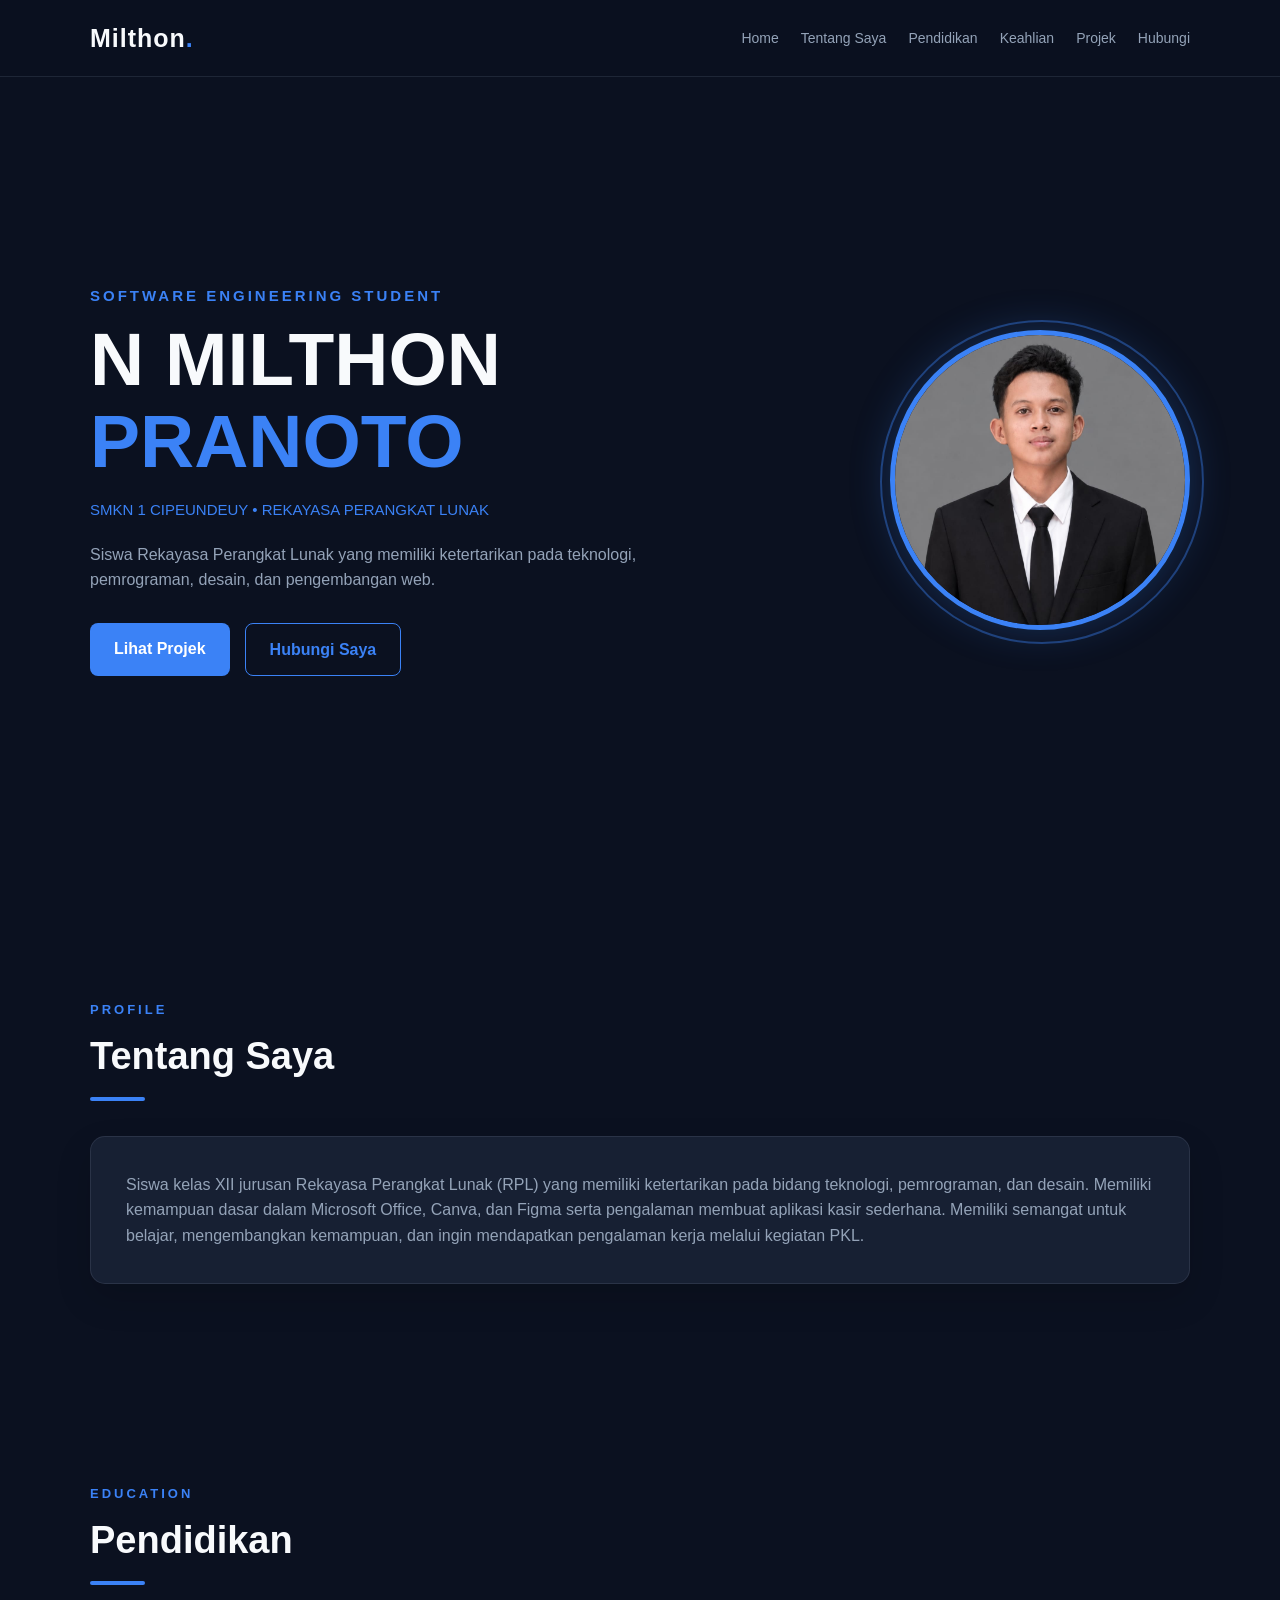
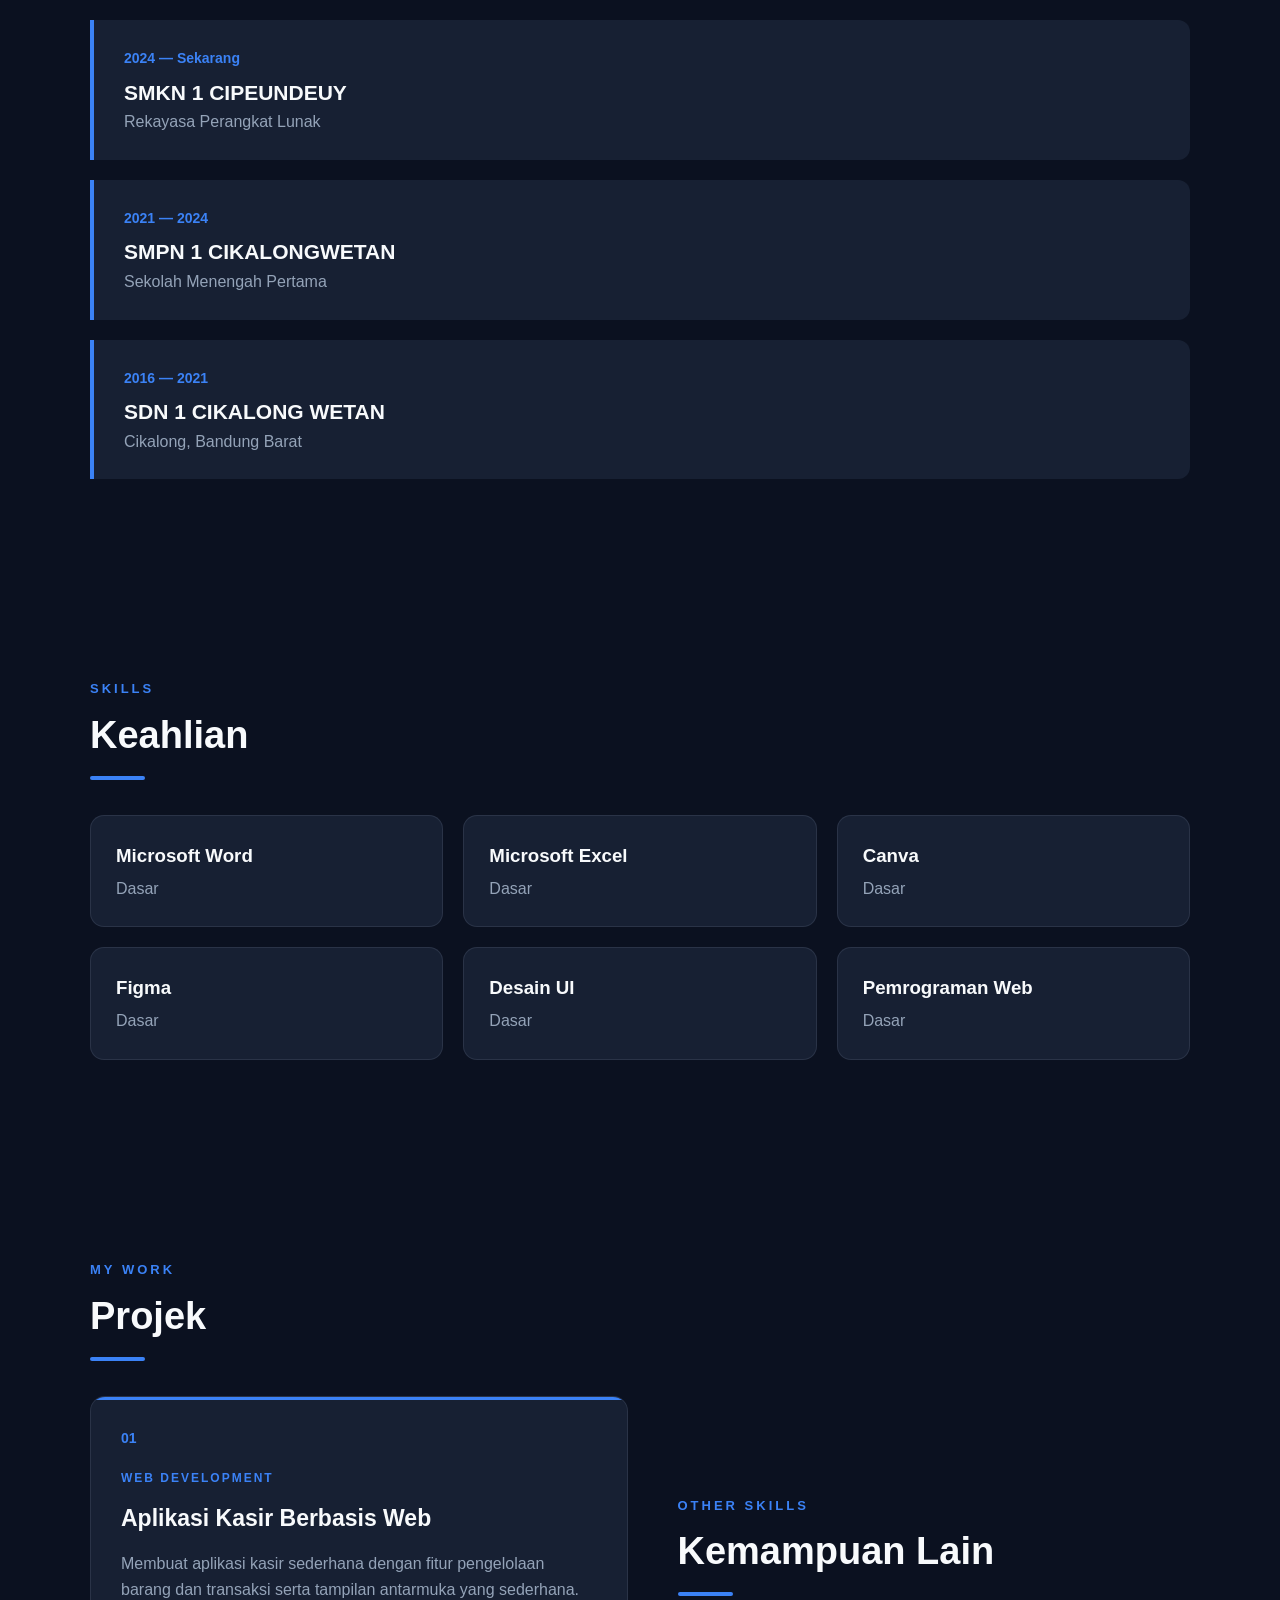
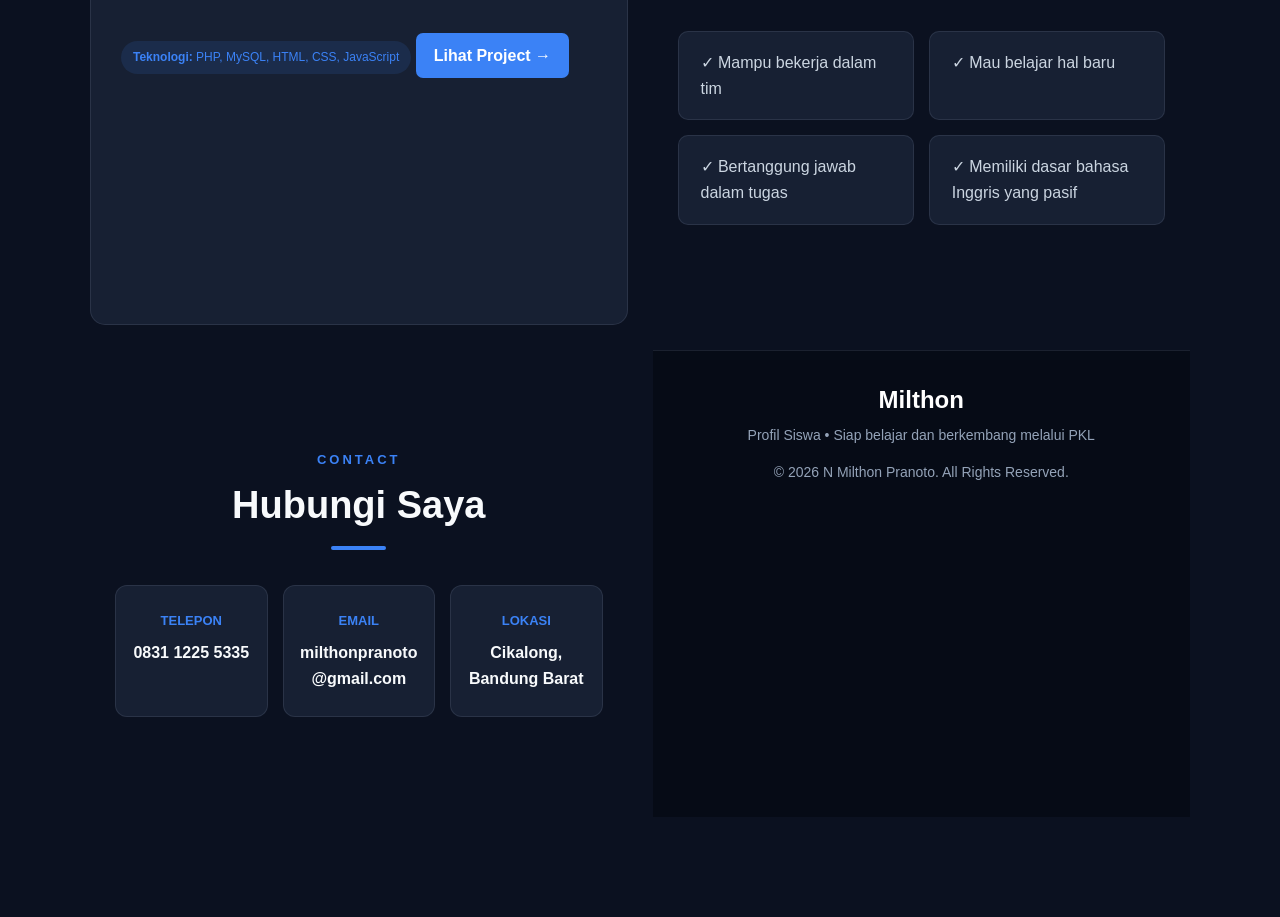
<file: index1.html>
<!DOCTYPE html>
<html lang="id">
<head>
    <meta charset="UTF-8">
    <meta name="viewport" content="width=device-width, initial-scale=1.0">

    <title>N Milthon Pranoto | Portfolio</title>

    <link rel="stylesheet" href="style.css">
</head>

<body>

    <!-- ================= NAVBAR ================= -->
    <nav class="navbar">
        <div class="nav-container">

            <div class="logo">
                Milthon<span>.</span>
            </div>

            <ul class="nav-menu">
                <li><a href="#home">Home</a></li>
                <li><a href="#tentang">Tentang Saya</a></li>
                <li><a href="#pendidikan">Pendidikan</a></li>
                <li><a href="#keahlian">Keahlian</a></li>
                <li><a href="#projek">Projek</a></li>
                <li><a href="#hubungi">Hubungi</a></li>
            </ul>

        </div>
    </nav>


    <!-- ================= HOME ================= -->
    <section id="home" class="hero">

        <div class="hero-content">

            <p class="hero-subtitle">
                SOFTWARE ENGINEERING STUDENT
            </p>

            <h1>
                N MILTHON<br>
                <span>PRANOTO</span>
            </h1>

            <p class="hero-school">
                SMKN 1 CIPEUNDEUY • REKAYASA PERANGKAT LUNAK
            </p>

            <p class="hero-description">
                Siswa Rekayasa Perangkat Lunak yang memiliki ketertarikan
                pada teknologi, pemrograman, desain, dan pengembangan web.
            </p>

            <div class="hero-buttons">
                <a href="#projek" class="btn primary">
                    Lihat Projek
                </a>

                <a href="#hubungi" class="btn secondary">
                    Hubungi Saya
                </a>
            </div>

        </div>


        <div class="hero-image">

            <!-- GANTI milthon.jpg dengan nama foto lu jika berbeda -->
            <img src="milthon.jpg" alt="Foto N Milthon Pranoto">

        </div>

    </section>


    <!-- ================= TENTANG SAYA ================= -->
    <section id="tentang" class="section">

        <div class="section-title">
            <p>PROFILE</p>
            <h2>Tentang Saya</h2>
        </div>

        <div class="about-card">

            <p>
                Siswa kelas XII jurusan Rekayasa Perangkat Lunak (RPL)
                yang memiliki ketertarikan pada bidang teknologi,
                pemrograman, dan desain. Memiliki kemampuan dasar dalam
                Microsoft Office, Canva, dan Figma serta pengalaman
                membuat aplikasi kasir sederhana. Memiliki semangat
                untuk belajar, mengembangkan kemampuan, dan ingin
                mendapatkan pengalaman kerja melalui kegiatan PKL.
            </p>

        </div>

    </section>


    <!-- ================= PENDIDIKAN ================= -->
    <section id="pendidikan" class="section">

        <div class="section-title">
            <p>EDUCATION</p>
            <h2>Pendidikan</h2>
        </div>


        <div class="education-container">

            <div class="education-card">

                <span class="education-year">
                    2024 — Sekarang
                </span>

                <h3>SMKN 1 CIPEUNDEUY</h3>

                <p>
                    Rekayasa Perangkat Lunak
                </p>

            </div>


            <div class="education-card">

                <span class="education-year">
                    2021 — 2024
                </span>

                <h3>SMPN 1 CIKALONGWETAN</h3>

                <p>
                    Sekolah Menengah Pertama
                </p>

            </div>


            <div class="education-card">

                <span class="education-year">
                    2016 — 2021
                </span>

                <h3>SDN 1 CIKALONG WETAN</h3>

                <p>
                    Cikalong, Bandung Barat
                </p>

            </div>

        </div>

    </section>


    <!-- ================= KEAHLIAN ================= -->
    <section id="keahlian" class="section">

        <div class="section-title">
            <p>SKILLS</p>
            <h2>Keahlian</h2>
        </div>


        <div class="skills-grid">

            <div class="skill-card">
                <h3>Microsoft Word</h3>
                <p>Dasar</p>
            </div>

            <div class="skill-card">
                <h3>Microsoft Excel</h3>
                <p>Dasar</p>
            </div>

            <div class="skill-card">
                <h3>Canva</h3>
                <p>Dasar</p>
            </div>

            <div class="skill-card">
                <h3>Figma</h3>
                <p>Dasar</p>
            </div>

            <div class="skill-card">
                <h3>Desain UI</h3>
                <p>Dasar</p>
            </div>

            <div class="skill-card">
                <h3>Pemrograman Web</h3>
                <p>Dasar</p>
            </div>

        </div>

    </section>


    <!-- ================= PROJEK ================= -->
    <section id="projek" class="section">

        <div class="section-title">
            <p>MY WORK</p>
            <h2>Projek</h2>
        </div>


        <div class="projects-grid">


            <!-- PROJECT 1 -->
            <div class="project-card">

                <div class="project-number">
                    01
                </div>

                <div class="project-content">

                    <span class="project-category">
                        WEB DEVELOPMENT
                    </span>

                    <h3>
                        Aplikasi Kasir Berbasis Web
                    </h3>

                    <p>
                        Membuat aplikasi kasir sederhana dengan fitur
                        pengelolaan barang dan transaksi serta tampilan
                        antarmuka yang sederhana.
                    </p>

                    <p class="technology">
                        <strong>Teknologi:</strong>
                        PHP, MySQL, HTML, CSS, JavaScript
                    </p>

                    <!-- MENUJU DEMO KASIR -->
                    <a
                        href="portofolio/kasir/index.html"
                        class="project-button"
                    >
                        Lihat Project →
                    </a>

                </div>

            </div>



    <!-- ================= KEMAMPUAN LAIN ================= -->
    <section class="section">

        <div class="section-title">
            <p>OTHER SKILLS</p>
            <h2>Kemampuan Lain</h2>
        </div>


        <div class="other-skills">

            <div class="other-skill">
                ✓ Mampu bekerja dalam tim
            </div>

            <div class="other-skill">
                ✓ Mau belajar hal baru
            </div>

            <div class="other-skill">
                ✓ Bertanggung jawab dalam tugas
            </div>

            <div class="other-skill">
                ✓ Memiliki dasar bahasa Inggris yang pasif
            </div>

        </div>

    </section>


    <!-- ================= HUBUNGI ================= -->
    <section id="hubungi" class="section contact-section">

        <div class="section-title">
            <p>CONTACT</p>
            <h2>Hubungi Saya</h2>
        </div>


        <div class="contact-container">


            <div class="contact-card">

                <span>TELEPON</span>

                <h3>
                    0831 1225 5335
                </h3>

            </div>


            <div class="contact-card">

                <span>EMAIL</span>

                <h3>
                    milthonpranoto@gmail.com
                </h3>

            </div>


            <div class="contact-card">

                <span>LOKASI</span>

                <h3>
                    Cikalong, Bandung Barat
                </h3>

            </div>


        </div>

    </section>


    <!-- ================= FOOTER ================= -->
    <footer>

        <div class="footer-content">

            <h3>
                Milthon<span></span>
            </h3>

            <p>
                Profil Siswa • Siap belajar dan berkembang melalui PKL
            </p>

            <p class="copyright">
                © 2026 N Milthon Pranoto. All Rights Reserved.
            </p>

        </div>

    </footer>


    <!-- JAVASCRIPT -->
    <script src="script.js"></script>

</body>
</html>
</file>
<file: style.css>
/* ========================= RESET & VARIABLES ========================= */
*{margin:0;padding:0;box-sizing:border-box;scroll-behavior:smooth}
:root{--bg:#0b1120;--bg-secondary:#111827;--card:#172033;--card-hover:#1d2940;--primary:#3b82f6;--primary-dark:#2563eb;--text:#f8fafc;--text-secondary:#94a3b8;--border:rgba(148,163,184,.15)}
body{font-family:Arial,Helvetica,sans-serif;background:var(--bg);color:var(--text);line-height:1.6}
.navbar{position:fixed;width:100%;top:0;left:0;z-index:1000;background:rgba(11,17,32,.9);backdrop-filter:blur(12px);border-bottom:1px solid var(--border)}
.nav-container{max-width:1150px;margin:auto;padding:18px 25px;display:flex;justify-content:space-between;align-items:center}
.logo{font-size:25px;font-weight:bold;letter-spacing:1px;color:var(--text);text-decoration:none}
.logo span,.footer-content h3 span{color:var(--primary)}
.nav-menu{display:flex;gap:22px;list-style:none}
.nav-menu a{color:var(--text-secondary);text-decoration:none;font-size:14px;transition:.3s}
.nav-menu a:hover{color:var(--primary)}
.menu-btn{display:none;background:none;border:none;color:white;font-size:25px;cursor:pointer}
.hero{min-height:100vh;max-width:1150px;margin:auto;padding:140px 25px 80px;display:flex;align-items:center;justify-content:space-between;gap:70px}
.hero-content{max-width:650px}.hero-subtitle{color:var(--primary);font-size:15px;font-weight:bold;letter-spacing:3px;margin-bottom:10px}
.hero h1{font-size:clamp(45px,7vw,75px);line-height:1.1;margin-bottom:15px}.hero h1 span{color:var(--primary)}
.hero-school{color:var(--primary);font-size:15px;margin-bottom:20px}.hero-description{color:var(--text-secondary);max-width:600px;font-size:16px}
.hero-buttons{display:flex;gap:15px;margin-top:30px}.btn{padding:13px 24px;border-radius:8px;text-decoration:none;font-weight:bold;transition:.3s}
.btn.primary{background:var(--primary);color:white}.btn.primary:hover{background:var(--primary-dark);transform:translateY(-3px)}
.btn.secondary{border:1px solid var(--primary);color:var(--primary)}.btn.secondary:hover{background:var(--primary);color:white;transform:translateY(-3px)}
.hero-image{position:relative;flex-shrink:0}.hero-image:before{content:"";position:absolute;width:320px;height:320px;border-radius:50%;border:2px solid rgba(59,130,246,.4);top:-10px;left:-10px;animation:rotate 8s linear infinite}
.hero-image img{position:relative;width:300px;height:300px;object-fit:cover;border-radius:50%;border:5px solid var(--primary);display:block;box-shadow:0 0 40px rgba(59,130,246,.25)}
@keyframes rotate{from{transform:rotate(0)}to{transform:rotate(360deg)}}
.section{max-width:1150px;margin:auto;padding:100px 25px;scroll-margin-top:80px}
.section-title{margin-bottom:35px}.section-title p{color:var(--primary);font-size:13px;font-weight:bold;letter-spacing:3px;margin-bottom:5px}
.section-title h2{font-size:38px}.section-title h2:after{content:"";display:block;width:55px;height:4px;background:var(--primary);margin-top:10px;border-radius:5px}
.about-card{background:var(--card);border:1px solid var(--border);border-radius:15px;padding:35px;box-shadow:0 15px 35px rgba(0,0,0,.15)}.about-card p{color:var(--text-secondary)}
.education-container{display:grid;gap:20px}.education-card{background:var(--card);border-left:4px solid var(--primary);padding:25px 30px;border-radius:0 12px 12px 0;transition:.3s}
.education-card:hover{transform:translateX(8px);background:var(--card-hover)}.education-year{color:var(--primary);font-size:14px;font-weight:bold}
.education-card h3{margin-top:5px;font-size:21px}.education-card p{color:var(--text-secondary)}
.skills-grid{display:grid;grid-template-columns:repeat(3,1fr);gap:20px}.skill-card{background:var(--card);border:1px solid var(--border);padding:25px;border-radius:14px;transition:.3s}
.skill-card:hover{transform:translateY(-7px);background:var(--card-hover);border-color:rgba(59,130,246,.5)}.skill-card h3{margin-bottom:5px}.skill-card p{color:var(--text-secondary)}
.projects-grid{display:grid;grid-template-columns:repeat(2,minmax(0,1fr));gap:25px}
.project-card{background:var(--card);border:1px solid var(--border);padding:30px;border-radius:15px;transition:.3s;position:relative;overflow:hidden}
.project-card:before{content:"";position:absolute;width:100%;height:3px;top:0;left:0;background:var(--primary)}
.project-card:hover{transform:translateY(-8px);background:var(--card-hover);box-shadow:0 15px 40px rgba(0,0,0,.2)}
.project-number{color:var(--primary);font-size:14px;font-weight:bold;margin-bottom:15px}.project-category{color:var(--primary);font-size:12px;font-weight:bold;letter-spacing:2px}
.project-card h3{font-size:23px;margin:10px 0 15px}.project-card p{color:var(--text-secondary);margin-bottom:15px}
.project-card .technology{display:inline-block;padding:7px 12px;border-radius:20px;background:rgba(59,130,246,.12);color:var(--primary);font-size:12px}
.project-button{display:inline-block;margin-top:15px;padding:10px 18px;background:var(--primary);color:white;text-decoration:none;border-radius:7px;font-weight:bold;transition:.3s}
.project-button:hover{background:var(--primary-dark);transform:translateY(-3px)}
.uiux-card{background:var(--card);border:1px solid var(--border);border-radius:15px;padding:30px;overflow:hidden}
.uiux-info{margin-bottom:25px}.uiux-info h3{font-size:24px;margin:10px 0}.uiux-info p{color:var(--text-secondary);max-width:700px}
.design-tags{display:flex;flex-wrap:wrap;gap:10px;margin-top:18px}.design-tags span{background:rgba(59,130,246,.12);color:var(--primary);border:1px solid rgba(59,130,246,.2);padding:6px 13px;border-radius:20px;font-size:12px;font-weight:bold}
.figma-preview{width:100%;height:600px;overflow:hidden;border-radius:12px;background:var(--bg-secondary);border:1px solid var(--border)}
.figma-preview iframe{width:100%;height:100%;border:none;display:block}.uiux-card .project-button{margin-top:20px}
.other-skills{display:grid;grid-template-columns:repeat(2,1fr);gap:15px}.other-skill{background:var(--card);border:1px solid var(--border);padding:18px 22px;border-radius:10px;color:#cbd5e1;transition:.3s}
.other-skill:hover{border-color:var(--primary);transform:translateX(5px)}
.contact-section{text-align:center}.contact-section .section-title h2:after{margin-left:auto;margin-right:auto}
.contact-container{display:grid;grid-template-columns:repeat(3,1fr);gap:15px}.contact-card{background:var(--card);border:1px solid var(--border);padding:25px 15px;border-radius:12px;transition:.3s}
.contact-card:hover{border-color:var(--primary);transform:translateY(-5px)}.contact-card span{display:block;color:var(--primary);font-size:13px;font-weight:bold;margin-bottom:8px}
.contact-card h3{font-size:16px;overflow-wrap:anywhere}
footer{background:#060b16;border-top:1px solid var(--border);text-align:center;padding:30px 20px;color:var(--text-secondary);font-size:14px}
.footer-content h3{color:white;font-size:24px;margin-bottom:5px}.footer-content .copyright{margin-top:15px}
@media(max-width:900px){.hero{gap:40px}.hero h1{font-size:55px}.skills-grid{grid-template-columns:repeat(2,1fr)}.nav-menu{gap:12px}}
@media(max-width:700px){.nav-container{padding:17px 20px}.menu-btn{display:block}.nav-menu{display:none;position:absolute;top:70px;right:20px;width:220px;padding:20px;background:#111827;border:1px solid var(--border);border-radius:12px;flex-direction:column;gap:15px;box-shadow:0 15px 30px rgba(0,0,0,.3)}
.nav-menu.active{display:flex}.hero{min-height:auto;padding-top:130px;padding-bottom:80px;flex-direction:column-reverse;text-align:center;gap:45px}
.hero-image img{width:230px;height:230px}.hero-image:before{width:250px;height:250px}.hero h1{font-size:45px}.hero-buttons{justify-content:center;flex-wrap:wrap}
.section{padding:75px 20px}.section-title h2{font-size:32px}.skills-grid{grid-template-columns:repeat(2,1fr)}.projects-grid{grid-template-columns:1fr}
.other-skills,.contact-container{grid-template-columns:1fr}.uiux-card{padding:18px}.figma-preview{height:450px}}
@media(max-width:400px){.hero h1{font-size:38px}.hero-image img{width:200px;height:200px}.hero-image:before{width:220px;height:220px}
.btn{width:100%}.hero-buttons{flex-direction:column}.skills-grid{grid-template-columns:1fr}.figma-preview{height:350px}}

/* Project reveal animation */
.project-card.reveal{opacity:0;transform:translateY(24px)}
.project-card.reveal.show{opacity:1;transform:translateY(0);transition:opacity .6s ease,transform .6s ease}
</file>
<file: sman3/style.css>
@import url('https://fonts.googleapis.com/css2?family=DM+Sans:wght@400;500;600;700&family=Manrope:wght@400;500;600;700;800&display=swap');

:root {
  --navy: #101b35;
  --navy2: #172746;
  --blue: #3975e8;
  --ink: #172033;
  --muted: #69758a;
  --line: #e6eaf1;
  --pale: #f4f7fc;
}

* {
  box-sizing: border-box;
}

html {
  scroll-behavior: smooth;
  scroll-padding-top: 90px;
}

body {
  margin: 0;
  background: #fff;
  color: var(--ink);
  font-family: 'DM Sans', sans-serif;
  line-height: 1.65;
}

a {
  color: inherit;
  text-decoration: none;
}

/* HEADER */

.topbar {
  min-height: 76px;
  padding: 0 7%;
  display: flex;
  align-items: center;
  justify-content: space-between;
  border-bottom: 1px solid var(--line);
  background: #fff;
  position: sticky;
  top: 0;
  z-index: 20;
}

.brand {
  display: flex;
  align-items: center;
  gap: 11px;
  font-weight: 700;
  font-size: 14px;
  line-height: 1.2;
}

.brand small {
  display: block;
  font-size: 9px;
  letter-spacing: 2px;
  color: var(--muted);
  margin-top: 5px;
}

.brand-mark {
  width: 39px;
  height: 39px;
  border-radius: 12px;
  background: var(--navy);
  color: #fff;
  display: grid;
  place-items: center;
  font-size: 18px;
}

.topnav {
  display: flex;
  gap: 22px;
  font-size: 12px;
  color: #68748a;
}

.topnav a:hover,
.back-link:hover,
.text-link:hover {
  color: var(--blue);
}

.back-link {
  font-size: 12px;
  font-weight: 700;
}

/* HERO */

.hero {
  background: var(--navy);
  color: white;
  padding: 100px 10% 92px;
  display: grid;
  grid-template-columns: 1.2fr .8fr;
  align-items: center;
  gap: 70px;
  overflow: hidden;
}

.eyebrow {
  font-size: 10px;
  font-weight: 700;
  letter-spacing: 2px;
  color: var(--blue);
  margin: 0 0 17px;
}

.hero .eyebrow {
  color: #8eb4ff;
}

.hero h1,
.section h2 {
  font-family: Manrope, sans-serif;
  letter-spacing: -1.5px;
  line-height: 1.12;
}

.hero h1 {
  font-size: clamp(38px, 5.3vw, 65px);
  max-width: 650px;
  margin: 0 0 22px;
}

.hero h1 em {
  font-style: normal;
  color: #8eb4ff;
}

.lead {
  font-size: 16px;
  color: #c3ccdc;
  max-width: 590px;
  line-height: 1.8;
}

.hero-tags {
  display: flex;
  flex-wrap: wrap;
  gap: 9px;
  margin: 27px 0 30px;
}

.hero-tags span {
  border: 1px solid #344360;
  border-radius: 30px;
  padding: 6px 12px;
  font-size: 11px;
  color: #d3dced;
}

.button {
  display: inline-flex;
  align-items: center;
  justify-content: center;
  padding: 13px 19px;
  border-radius: 8px;
  font-size: 12px;
  font-weight: 700;
  transition: .2s;
}

.button:hover {
  transform: translateY(-2px);
}

.primary {
  background: #fff;
  color: var(--navy);
}

.hero-art {
  height: 310px;
  max-width: 360px;
  width: 100%;
  justify-self: center;
  border: 1px solid #344360;
  border-radius: 24px;
  background: linear-gradient(145deg, #1d3156, #14213d);
  padding: 34px;
  position: relative;
  overflow: hidden;
  box-shadow: 0 30px 80px #080f20;
}

.floating-label,
.score-caption {
  font-size: 10px;
  letter-spacing: 1.5px;
  color: #aebbd0;
}

.score {
  font: 800 76px Manrope;
  letter-spacing: -5px;
  margin-top: 30px;
}

.score span {
  font-size: 24px;
  letter-spacing: 0;
  color: #aebbd0;
}

.score-caption {
  letter-spacing: 0;
}

.score-line {
  height: 7px;
  background: #344360;
  border-radius: 10px;
  margin-top: 25px;
  overflow: hidden;
}

.score-line span {
  display: block;
  width: 82.9%;
  height: 100%;
  background: #7ca8ff;
  border-radius: 10px;
}

.score-foot {
  display: flex;
  justify-content: space-between;
  margin-top: 15px;
  font-size: 10px;
  color: #aebbd0;
}

.score-foot strong {
  color: #8fe0bd;
}

/* PROJECT INFO */

.meta-grid {
  display: grid;
  grid-template-columns: repeat(4, 1fr);
  gap: 20px;
  padding: 30px 10%;
  border-bottom: 1px solid var(--line);
}

.meta-grid > div {
  display: flex;
  flex-direction: column;
  gap: 6px;
}

.meta-label {
  font-size: 9px;
  letter-spacing: 1.5px;
  color: #8792a4;
  font-weight: 700;
}

.meta-grid strong {
  font-size: 12px;
}

/* GENERAL SECTION */

.section {
  padding: 95px 10%;
  max-width: 1440px;
  margin: auto;
}

.two-col {
  display: grid;
  grid-template-columns: .85fr 1.15fr;
  gap: 90px;
}

.section h2 {
  font-size: clamp(30px, 4vw, 45px);
  margin: 0;
  max-width: 580px;
}

.prose {
  color: #596579;
  font-size: 14px;
  line-height: 1.9;
}

.prose p {
  margin: 0 0 16px;
}

/* RESEARCH */

.dark-section {
  max-width: none;
  background: var(--navy);
  color: white;
  padding-left: 10%;
  padding-right: 10%;
}

.section-heading {
  display: flex;
  justify-content: space-between;
  align-items: end;
  gap: 45px;
  margin-bottom: 42px;
}

.section-heading > p {
  max-width: 390px;
  color: var(--muted);
  font-size: 13px;
  margin: 0;
}

.dark-section .section-heading > p {
  color: #aebbd0;
}

.dark-section .eyebrow {
  color: #8eb4ff;
}

.research-stats {
  display: grid;
  grid-template-columns: repeat(4, 1fr);
  gap: 14px;
}

.stat-box {
  border: 1px solid #344360;
  border-radius: 12px;
  padding: 24px;
}

.stat-box strong {
  font: 700 35px Manrope;
  display: block;
  color: #fff;
}

.stat-box span {
  font-size: 11px;
  color: #aebbd0;
}

.method-note {
  display: flex;
  gap: 15px;
  margin-top: 27px;
  padding: 20px;
  border-radius: 12px;
  background: #1b2b49;
}

.dot {
  width: 9px;
  height: 9px;
  border-radius: 50%;
  background: #83d7b2;
  margin-top: 7px;
  flex: none;
}

.method-note strong {
  font-size: 13px;
}

.method-note p {
  margin: 5px 0 0;
  color: #b7c3d6;
  font-size: 12px;
}

/* CHART */

.chart-card {
  border: 1px solid var(--line);
  border-radius: 16px;
  padding: 30px;
  background: #fff;
  box-shadow: 0 12px 35px #15294b08;
}

.chart-title {
  display: flex;
  justify-content: space-between;
  align-items: center;
  margin-bottom: 25px;
}

.chart-title strong,
.chart-title span {
  display: block;
}

.chart-title strong {
  font-size: 14px;
}

.chart-title div span {
  font-size: 11px;
  color: var(--muted);
}

.benchmark {
  font-size: 10px;
  color: #a36c19;
  background: #fff5df;
  border-radius: 30px;
  padding: 7px 12px;
}

.chart {
  display: grid;
  gap: 14px;
}

.chart-row {
  display: grid;
  grid-template-columns: 155px 1fr 35px;
  align-items: center;
  gap: 15px;
}

.chart-row label {
  font-size: 11px;
  color: #596579;
}

.chart-row b {
  font-size: 11px;
  text-align: right;
}

.track {
  height: 9px;
  border-radius: 10px;
  background: #edf1f7;
  overflow: hidden;
}

.track i {
  display: block;
  height: 100%;
  background: #477fe9;
  border-radius: 10px;
}

.chart-foot {
  font-size: 10px;
  color: var(--muted);
  margin: 20px 0 0;
}

/* FINDINGS */

.finding-grid {
  display: grid;
  grid-template-columns: repeat(3, 1fr);
  gap: 20px;
  margin-top: 28px;
}

.finding {
  padding: 24px 0;
  border-top: 1px solid var(--line);
}

.finding-number {
  font-size: 10px;
  color: var(--blue);
  font-weight: 700;
}

.finding h3,
.solution-list h3 {
  font: 700 16px Manrope;
  margin: 13px 0 8px;
}

.finding p,
.solution-list p {
  font-size: 12px;
  color: var(--muted);
  margin: 0;
  line-height: 1.8;
}

/* DESIGN DIRECTION */

.pale-section {
  max-width: none;
  background: var(--pale);
  padding-left: 10%;
  padding-right: 10%;
}

.solution-list {
  border-top: 1px solid #dfe5ef;
}

.solution-list article {
  display: grid;
  grid-template-columns: 70px 1fr;
  gap: 15px;
  padding: 23px 0;
  border-bottom: 1px solid #dfe5ef;
}

.solution-list article > span {
  font: 700 15px Manrope;
  color: var(--blue);
  padding-top: 12px;
}

.solution-list h3 {
  margin: 0 0 5px;
}

/* BEFORE & AFTER */

.comparison-section {
  overflow: hidden;
}

.comparison-grid {
  display: grid;
  grid-template-columns: repeat(2, minmax(0, 1fr));
  gap: 20px;
  max-width: 850px;
  margin: 0 auto;
}

.comparison-card {
  min-width: 0;
  background: #fff;
  border: 1px solid var(--line);
  border-radius: 14px;
  padding: 15px;
  box-shadow: 0 8px 25px #15294b08;
  overflow: hidden;
}

.comparison-heading {
  margin-bottom: 12px;
}

.comparison-tag {
  display: inline-block;
  font-size: 9px;
  font-weight: 700;
  letter-spacing: 1.5px;
  color: var(--blue);
  margin-bottom: 4px;
}

.comparison-heading h3 {
  font: 700 15px Manrope, sans-serif;
  color: var(--ink);
  margin: 0;
}

.comparison-card img {
  display: block;
  width: 100%;
  height: 210px;
  object-fit: contain;
  object-position: center;
  border-radius: 8px;
  border: 1px solid var(--line);
  background: #f4f7fc;
}

.comparison-card > p {
  font-size: 11px;
  line-height: 1.8;
  color: var(--muted);
  margin: 13px 0 2px;
}

/* IMPROVED REDESIGN EXPLANATION */

.improvements {
  margin-top: 50px;
  padding: 35px;
  background: var(--pale);
  border-radius: 16px;
}

.improvements-heading {
  max-width: 650px;
  margin-bottom: 28px;
}

.improvements-heading .eyebrow {
  margin-bottom: 10px;
}

.improvements-heading h3 {
  font: 700 26px Manrope;
  margin: 0 0 10px;
  color: var(--ink);
}

.improvements-heading > p:last-child {
  font-size: 13px;
  color: var(--muted);
  margin: 0;
}

.improvement-grid {
  display: grid;
  grid-template-columns: repeat(2, minmax(0, 1fr));
  gap: 15px;
}

.improvement-item {
  display: grid;
  grid-template-columns: 35px 1fr;
  gap: 13px;
  padding: 20px;
  background: #fff;
  border: 1px solid var(--line);
  border-radius: 11px;
}

.improvement-item > span {
  font: 700 14px Manrope;
  color: var(--blue);
}

.improvement-item h4 {
  font: 700 14px Manrope;
  margin: 0 0 9px;
  color: var(--ink);
}

.improvement-item p {
  font-size: 12px;
  line-height: 1.9;
  color: var(--muted);
  margin: 0;
}

/* PROTOTYPE */

.prototype-card {
  display: grid;
  grid-template-columns: .8fr 1.2fr;
  background: var(--navy);
  border-radius: 18px;
  overflow: hidden;
  color: #fff;
  min-height: 340px;
}

.prototype-copy {
  padding: 45px;
  align-self: center;
}

.prototype-label {
  font-size: 9px;
  letter-spacing: 1.5px;
  color: #8eb4ff;
}

.prototype-copy h3 {
  font: 700 29px Manrope;
  margin: 18px 0 8px;
}

.prototype-copy p {
  font-size: 12px;
  color: #bdc8da;
  margin-bottom: 25px;
}

.light {
  background: #fff;
  color: var(--navy);
}

.prototype-visual {
  padding: 38px 38px 0;
  display: flex;
  flex-direction: column;
  justify-content: end;
  background: linear-gradient(140deg, #253d68, #152441);
}

.browser-bar {
  height: 24px;
  background: #f0f3f8;
  border-radius: 9px 9px 0 0;
  display: flex;
  align-items: center;
  gap: 5px;
  padding: 0 10px;
}

.browser-bar i {
  width: 5px;
  height: 5px;
  border-radius: 50%;
  background: #aeb7c5;
}

.mock-nav {
  background: #fff;
  color: #24324c;
  padding: 12px;
  font-size: 9px;
  font-weight: 700;
}

.mock-nav span {
  float: right;
  font-size: 7px;
  font-weight: 400;
}

.mock-hero {
  background: #eaf0fa;
  color: #162b50;
  padding: 23px 28px;
  min-height: 155px;
}

.mock-hero small {
  font-size: 7px;
  letter-spacing: 1px;
}

.mock-hero strong {
  display: block;
  font: 800 25px Manrope;
  line-height: 1.05;
  margin: 8px 0;
}

.mock-hero p {
  font-size: 8px;
  color: #64728a;
}

.mock-button {
  width: 65px;
  height: 15px;
  background: #1b3157;
  border-radius: 3px;
}

.mock-cards {
  background: #fff;
  padding: 13px;
  display: flex;
  gap: 9px;
}

.mock-cards i {
  height: 38px;
  flex: 1;
  border-radius: 5px;
  background: #edf1f7;
}

/* MOCKUP */

.mockup-frame {
  margin: 0;
  padding: 12px;
  border: 1px solid var(--line);
  border-radius: 16px;
  background: #fff;
  box-shadow: 0 18px 45px #15294b12;
}

.mockup-frame img {
  display: block;
  width: 100%;
  height: auto;
  object-fit: contain;
  border-radius: 9px;
}

/* CONCLUSION */

.conclusion {
  max-width: 900px;
  text-align: center;
}

.conclusion h2 {
  margin: 0 auto 20px;
}

.conclusion > p:not(.eyebrow) {
  font-size: 13px;
  color: var(--muted);
  max-width: 700px;
  margin: 12px auto;
  line-height: 1.9;
}

.text-link {
  display: inline-block;
  margin-top: 22px;
  color: var(--blue);
  font-size: 12px;
  font-weight: 700;
}

/* FOOTER */

footer {
  padding: 25px 10%;
  background: #0b1428;
  color: #8d9ab0;
  display: flex;
  justify-content: space-between;
  font-size: 9px;
  letter-spacing: 1.5px;
}

/* TABLET */

@media(max-width: 800px) {
  .topbar {
    padding: 0 5%;
  }

  .topnav {
    display: none;
  }

  .hero {
    grid-template-columns: 1fr;
    padding: 70px 7%;
    gap: 45px;
  }

  .hero-art {
    justify-self: start;
    max-width: 100%;
    height: 260px;
  }

  .meta-grid {
    grid-template-columns: repeat(2, 1fr);
    padding: 25px 7%;
  }

  .section,
  .dark-section,
  .pale-section {
    padding: 70px 7%;
  }

  .two-col {
    grid-template-columns: 1fr;
    gap: 25px;
  }

  .section-heading {
    display: block;
  }

  .section-heading > p {
    margin-top: 18px;
  }

  .research-stats {
    grid-template-columns: repeat(2, 1fr);
  }

  .prototype-card {
    grid-template-columns: 1fr;
  }

  .prototype-visual {
    min-height: 260px;
  }

  .finding-grid {
    grid-template-columns: 1fr;
  }

  .chart-row {
    grid-template-columns: 115px 1fr 30px;
    gap: 9px;
  }
}

/* MOBILE */

@media(max-width: 480px) {
  .brand {
    font-size: 12px;
  }

  .back-link {
    font-size: 10px;
  }

  .hero h1 {
    font-size: 39px;
  }

  .lead {
    font-size: 14px;
  }

  .meta-grid {
    gap: 18px;
  }

  .meta-grid strong {
    font-size: 11px;
  }

  .section h2 {
    font-size: 32px;
  }

  .chart-card {
    padding: 18px 13px;
  }

  .chart-row {
    grid-template-columns: 95px 1fr 25px;
    gap: 7px;
  }

  .chart-row label {
    font-size: 9px;
  }

  .chart-row b {
    font-size: 10px;
  }

  .benchmark {
    font-size: 8px;
    padding: 6px 8px;
  }

  /* Before & After tetap berdampingan di HP */
  .comparison-grid {
    grid-template-columns: repeat(2, minmax(0, 1fr));
    gap: 8px;
  }

  .comparison-card {
    padding: 8px;
  }

  .comparison-heading h3 {
    font-size: 11px;
  }

  .comparison-card img {
    height: 125px;
  }

  .comparison-card > p {
    font-size: 9px;
  }

  .improvements {
    padding: 20px 13px;
  }

  .improvements-heading h3 {
    font-size: 21px;
  }

  .improvement-grid {
    grid-template-columns: 1fr;
  }

  .improvement-item {
    padding: 16px;
  }

  .prototype-copy {
    padding: 30px 25px;
  }

  .prototype-visual {
    padding: 25px 18px 0;
  }

  .mock-nav span {
    font-size: 6px;
  }

  footer {
    padding: 22px 7%;
    font-size: 8px;
  }
}
</file>
